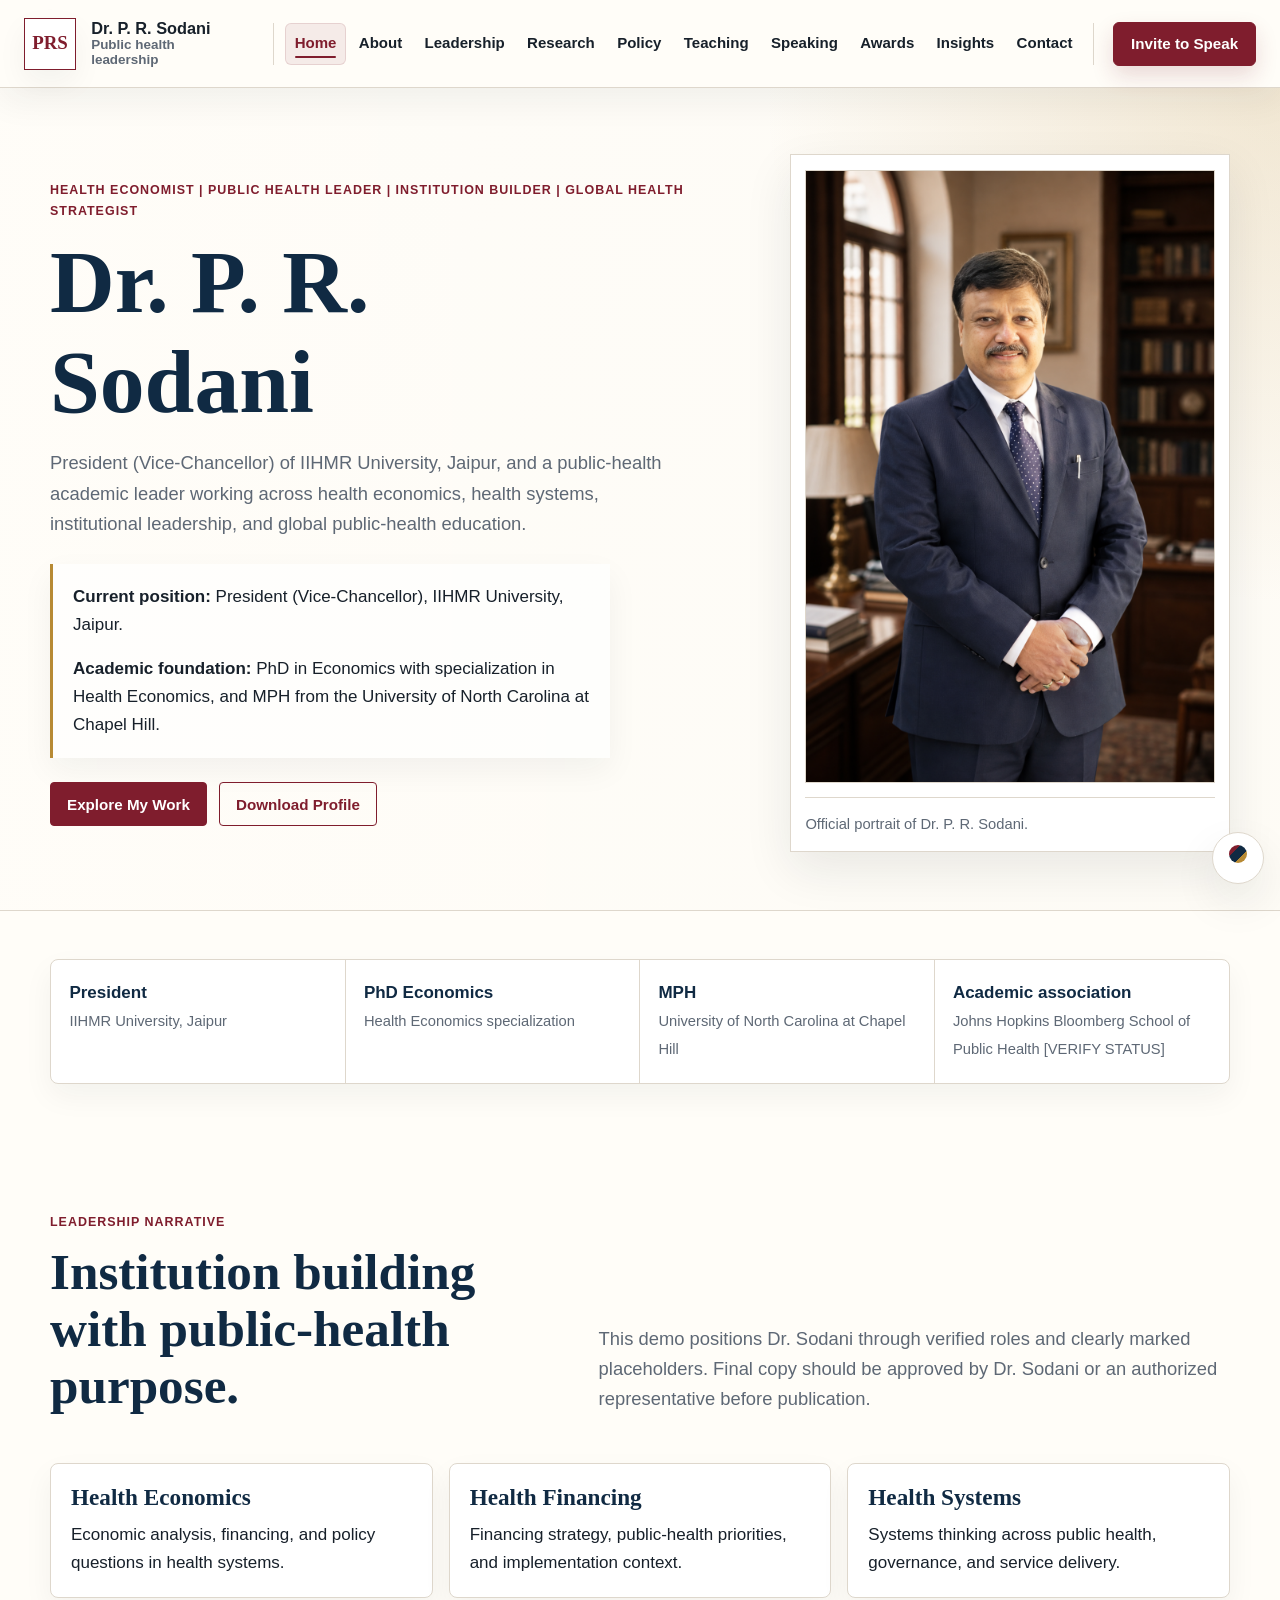
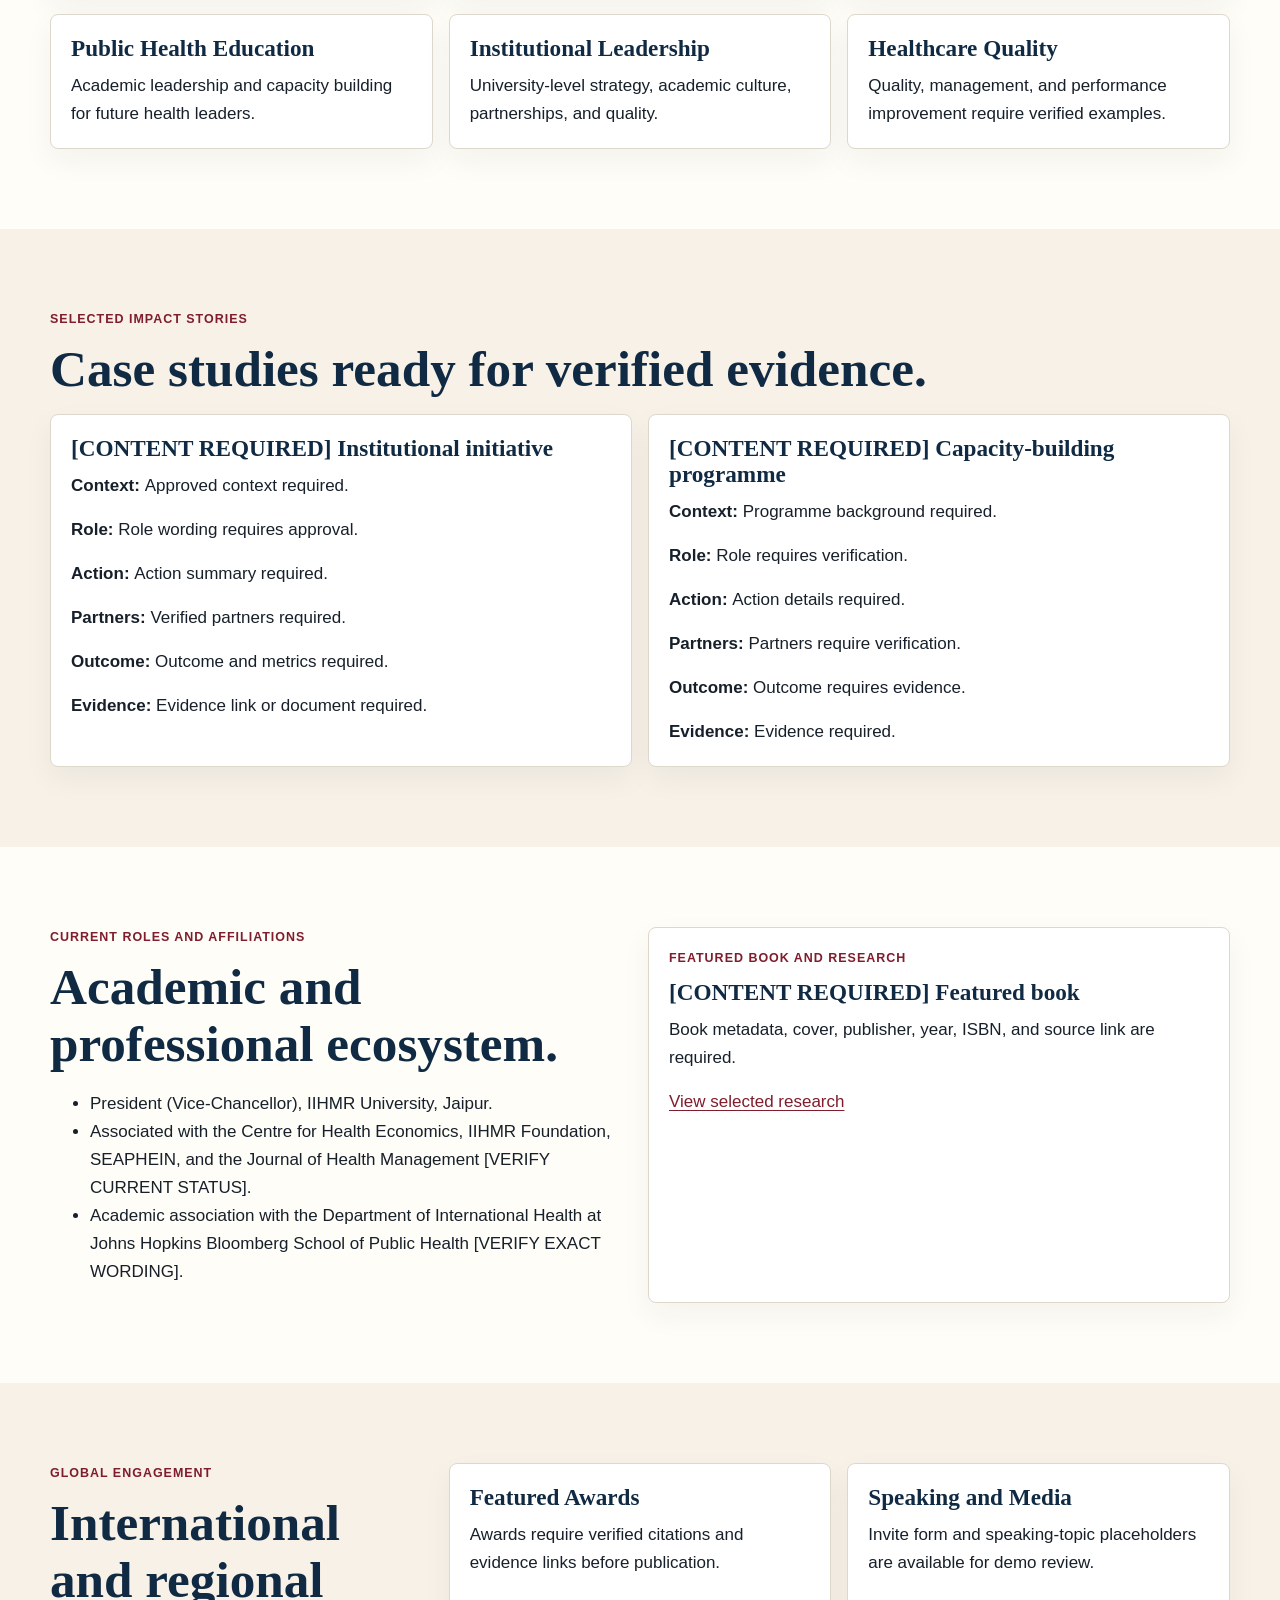
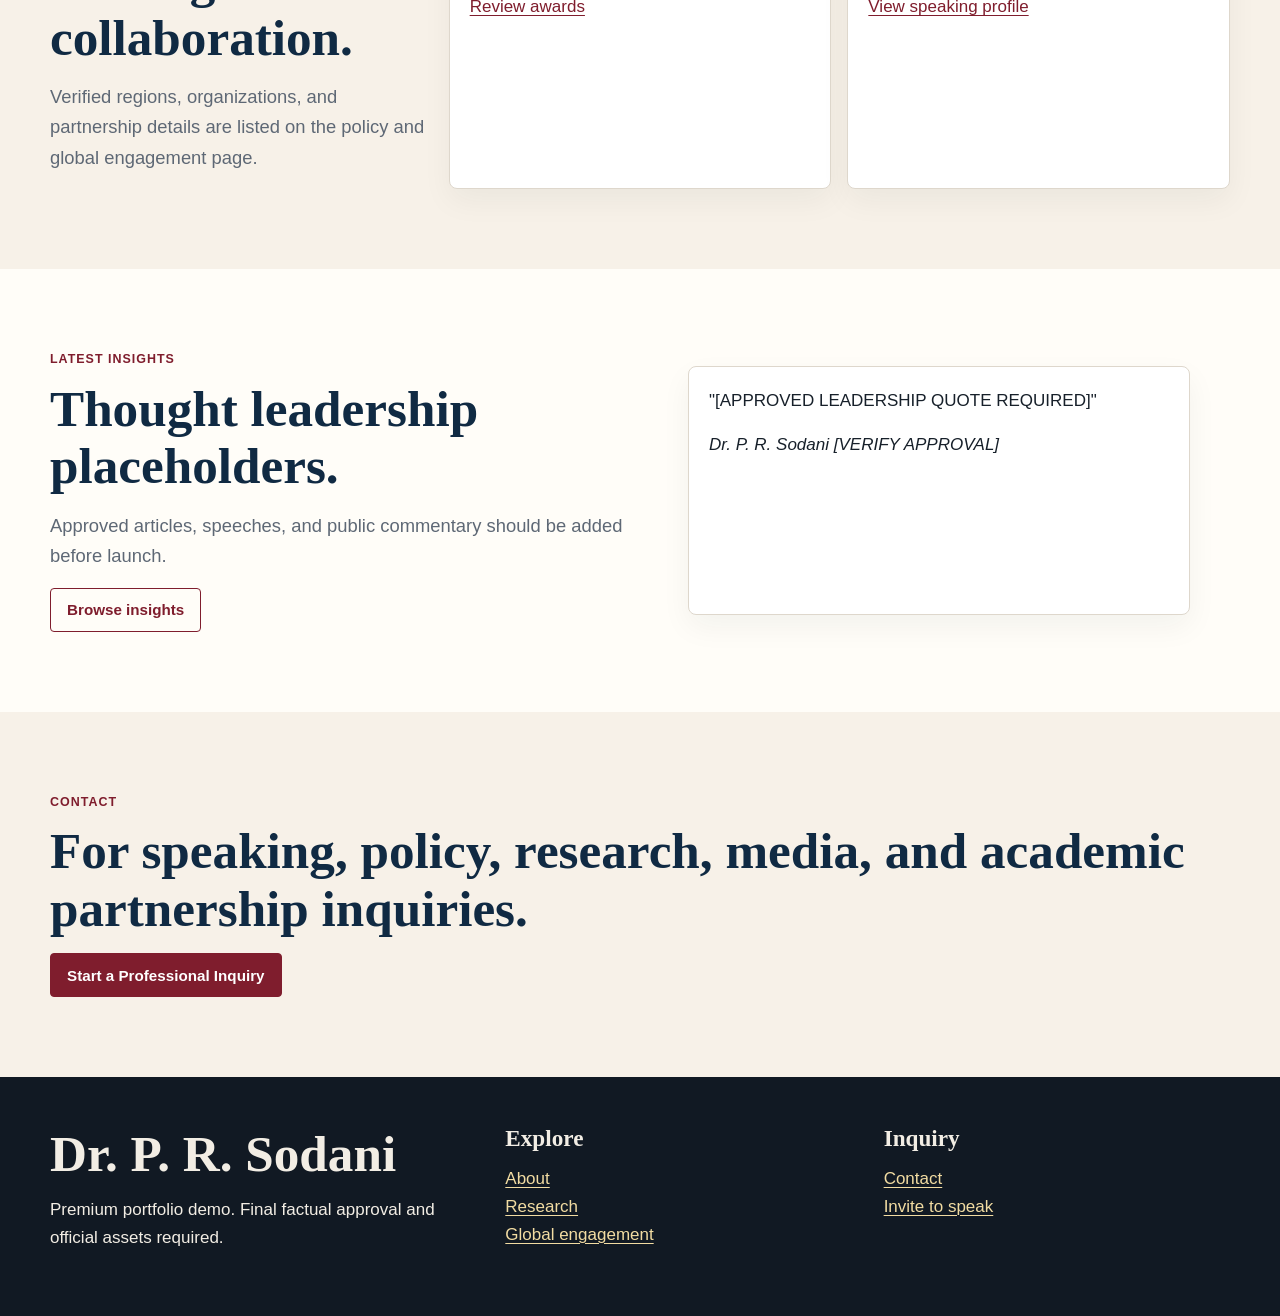
<file: index.html>
<!doctype html>
<html lang="en" data-theme="presidential-burgundy">
<head>
  <meta charset="utf-8">
  <meta name="viewport" content="width=device-width, initial-scale=1">
  <script>(function(){var key="pr-sodani-theme";var themes={"presidential-burgundy":1,"global-academic-blue":1,"heritage-emerald":1};try{var saved=localStorage.getItem(key);document.documentElement.setAttribute("data-theme",themes[saved]?saved:"presidential-burgundy");}catch(e){document.documentElement.setAttribute("data-theme","presidential-burgundy");}}());</script>
  <title>Dr. P. R. Sodani | Health Economist and Public Health Leader</title>
  <meta name="description" content="Portfolio demo for Dr. P. R. Sodani, President of IIHMR University, Jaipur, health economist, public-health leader, and institution builder.">
  <link rel="canonical" href="https://example.com/">
  <meta property="og:title" content="Dr. P. R. Sodani">
  <meta property="og:description" content="Health Economist | Public Health Leader | Institution Builder | Global Health Strategist">
  <meta property="og:type" content="website">
  <meta property="og:image" content="https://example.com/assets/images/dr-pr-sodani-portrait.png">
  <meta name="twitter:card" content="summary_large_image">
  <link rel="icon" href="assets/images/portrait-placeholder.svg">
  <link rel="stylesheet" href="assets/css/themes.css">
  <link rel="stylesheet" href="assets/css/styles.css">
  <script type="application/ld+json">
  {"@context":"https://schema.org","@type":"Person","name":"Dr. P. R. Sodani","jobTitle":"President (Vice-Chancellor), IIHMR University, Jaipur","description":"Health economist and public-health academic leader.","affiliation":[{"@type":"Organization","name":"IIHMR University, Jaipur"},{"@type":"Organization","name":"IIHMR Foundation"}],"alumniOf":[{"@type":"CollegeOrUniversity","name":"University of North Carolina at Chapel Hill"}]}
  </script>
</head>
<body>
  <a class="skip-link" href="#main">Skip to main content</a>
  <header class="site-header">
    <nav class="nav-wrap" aria-label="Primary navigation">
      <a class="brand" href="index.html"><span class="brand-mark">PRS</span><span>Dr. P. R. Sodani<small>Public health leadership</small></span></a>
      <button class="nav-toggle" type="button" data-menu-toggle aria-expanded="false" aria-controls="primary-menu" aria-label="Open menu">Menu</button>
      <ul class="nav-list" id="primary-menu" data-menu>
        <li><a aria-current="page" href="index.html">Home</a></li>
        <li><a href="about.html">About</a></li>
        <li><a href="leadership-impact.html">Leadership</a></li>
        <li><a href="research-publications.html">Research</a></li>
        <li><a href="policy-global-engagement.html">Policy</a></li>
        <li><a href="teaching-mentorship.html">Teaching</a></li>
        <li><a href="speaking-media.html">Speaking</a></li>
        <li><a href="awards-recognition.html">Awards</a></li>
        <li><a href="insights.html">Insights</a></li>
        <li><a href="gallery.html">Gallery</a></li>
        <li><a href="contact.html">Contact</a></li>
      </ul>
      <a class="button" href="speaking-media.html#invite">Invite to Speak</a>
    </nav>
  </header>
  <main id="main">
    <section class="hero">
      <div class="container hero-grid">
        <div class="hero-copy">
          <p class="eyebrow">Health Economist | Public Health Leader | Institution Builder | Global Health Strategist</p>
          <h1 class="hero-title">Dr. P. R. Sodani</h1>
          <p class="lead">President (Vice-Chancellor) of IIHMR University, Jaipur, and a public-health academic leader working across health economics, health systems, institutional leadership, and global public-health education.</p>
          <div class="hero-panel">
            <p><strong>Current position:</strong> President (Vice-Chancellor), IIHMR University, Jaipur.</p>
            <p><strong>Academic foundation:</strong> PhD in Economics with specialization in Health Economics, and MPH from the University of North Carolina at Chapel Hill.</p>
          </div>
          <div class="hero-actions">
            <a class="button" href="leadership-impact.html">Explore My Work</a>
            <a class="button secondary" href="assets/downloads/official-profile-placeholder.txt" aria-label="Download profile placeholder">Download Profile</a>
          </div>
        </div>
        <figure class="portrait-frame">
          <img src="assets/images/dr-pr-sodani-portrait.png" width="1024" height="1536" alt="Portrait of Dr. P. R. Sodani in a navy suit">
          <figcaption class="portrait-note">Official portrait of Dr. P. R. Sodani.</figcaption>
        </figure>
      </div>
    </section>
    <section class="section compact">
      <div class="container">
        <div class="strip" aria-label="Verified profile highlights">
          <div class="strip-item"><strong>President</strong><span>IIHMR University, Jaipur</span></div>
          <div class="strip-item"><strong>PhD Economics</strong><span>Health Economics specialization</span></div>
          <div class="strip-item"><strong>MPH</strong><span>University of North Carolina at Chapel Hill</span></div>
          <div class="strip-item"><strong>Academic association</strong><span>Johns Hopkins Bloomberg School of Public Health [VERIFY STATUS]</span></div>
        </div>
      </div>
    </section>
    <section class="section">
      <div class="container section-heading">
        <div><p class="eyebrow">Leadership Narrative</p><h2>Institution building with public-health purpose.</h2></div>
        <p class="lead">This demo positions Dr. Sodani through verified roles and clearly marked placeholders. Final copy should be approved by Dr. Sodani or an authorized representative before publication.</p>
      </div>
      <div class="container grid three">
        <article class="card reveal"><h3>Health Economics</h3><p>Economic analysis, financing, and policy questions in health systems.</p></article>
        <article class="card reveal"><h3>Health Financing</h3><p>Financing strategy, public-health priorities, and implementation context.</p></article>
        <article class="card reveal"><h3>Health Systems</h3><p>Systems thinking across public health, governance, and service delivery.</p></article>
        <article class="card reveal"><h3>Public Health Education</h3><p>Academic leadership and capacity building for future health leaders.</p></article>
        <article class="card reveal"><h3>Institutional Leadership</h3><p>University-level strategy, academic culture, partnerships, and quality.</p></article>
        <article class="card reveal"><h3>Healthcare Quality</h3><p>Quality, management, and performance improvement require verified examples.</p></article>
      </div>
    </section>
    <section class="section alt" data-impact>
      <div class="container">
        <p class="eyebrow">Selected Impact Stories</p>
        <h2>Case studies ready for verified evidence.</h2>
        <div class="grid two" data-impact-list></div>
      </div>
    </section>
    <section class="section">
      <div class="container grid two">
        <div>
          <p class="eyebrow">Current Roles and Affiliations</p>
          <h2>Academic and professional ecosystem.</h2>
          <ul>
            <li>President (Vice-Chancellor), IIHMR University, Jaipur.</li>
            <li>Associated with the Centre for Health Economics, IIHMR Foundation, SEAPHEIN, and the Journal of Health Management [VERIFY CURRENT STATUS].</li>
            <li>Academic association with the Department of International Health at Johns Hopkins Bloomberg School of Public Health [VERIFY EXACT WORDING].</li>
          </ul>
        </div>
        <div class="card">
          <p class="eyebrow">Featured Book and Research</p>
          <h3>[CONTENT REQUIRED] Featured book</h3>
          <p>Book metadata, cover, publisher, year, ISBN, and source link are required.</p>
          <a href="research-publications.html">View selected research</a>
        </div>
      </div>
    </section>
    <section class="section alt">
      <div class="container grid three">
        <article><p class="eyebrow">Global Engagement</p><h2>International and regional collaboration.</h2><p class="lead">Verified regions, organizations, and partnership details are listed on the policy and global engagement page.</p></article>
        <article class="card"><h3>Featured Awards</h3><p>Awards require verified citations and evidence links before publication.</p><a href="awards-recognition.html">Review awards</a></article>
        <article class="card"><h3>Speaking and Media</h3><p>Invite form and speaking-topic placeholders are available for demo review.</p><a href="speaking-media.html">View speaking profile</a></article>
      </div>
    </section>
    <section class="section">
      <div class="container grid two">
        <div>
          <p class="eyebrow">Latest Insights</p>
          <h2>Thought leadership placeholders.</h2>
          <p class="lead">Approved articles, speeches, and public commentary should be added before launch.</p>
          <a class="button secondary" href="insights.html">Browse insights</a>
        </div>
        <blockquote class="card">
          <p>"[APPROVED LEADERSHIP QUOTE REQUIRED]"</p>
          <cite>Dr. P. R. Sodani [VERIFY APPROVAL]</cite>
        </blockquote>
      </div>
    </section>
    <section class="section alt">
      <div class="container">
        <p class="eyebrow">Contact</p>
        <h2>For speaking, policy, research, media, and academic partnership inquiries.</h2>
        <a class="button" href="contact.html">Start a Professional Inquiry</a>
      </div>
    </section>
  </main>
  <footer class="footer">
    <div class="container footer-grid">
      <div><h2>Dr. P. R. Sodani</h2><p>Premium portfolio demo. Final factual approval and official assets required.</p></div>
      <div><h3>Explore</h3><p><a href="about.html">About</a><br><a href="research-publications.html">Research</a><br><a href="policy-global-engagement.html">Global engagement</a></p></div>
      <div><h3>Inquiry</h3><p><a href="contact.html">Contact</a><br><a href="speaking-media.html#invite">Invite to speak</a></p></div>
    </div>
  </footer>
  <script src="assets/js/theme-switcher.js" defer></script>
  <script src="assets/js/main.js" defer></script>
</body>
</html>
</file>
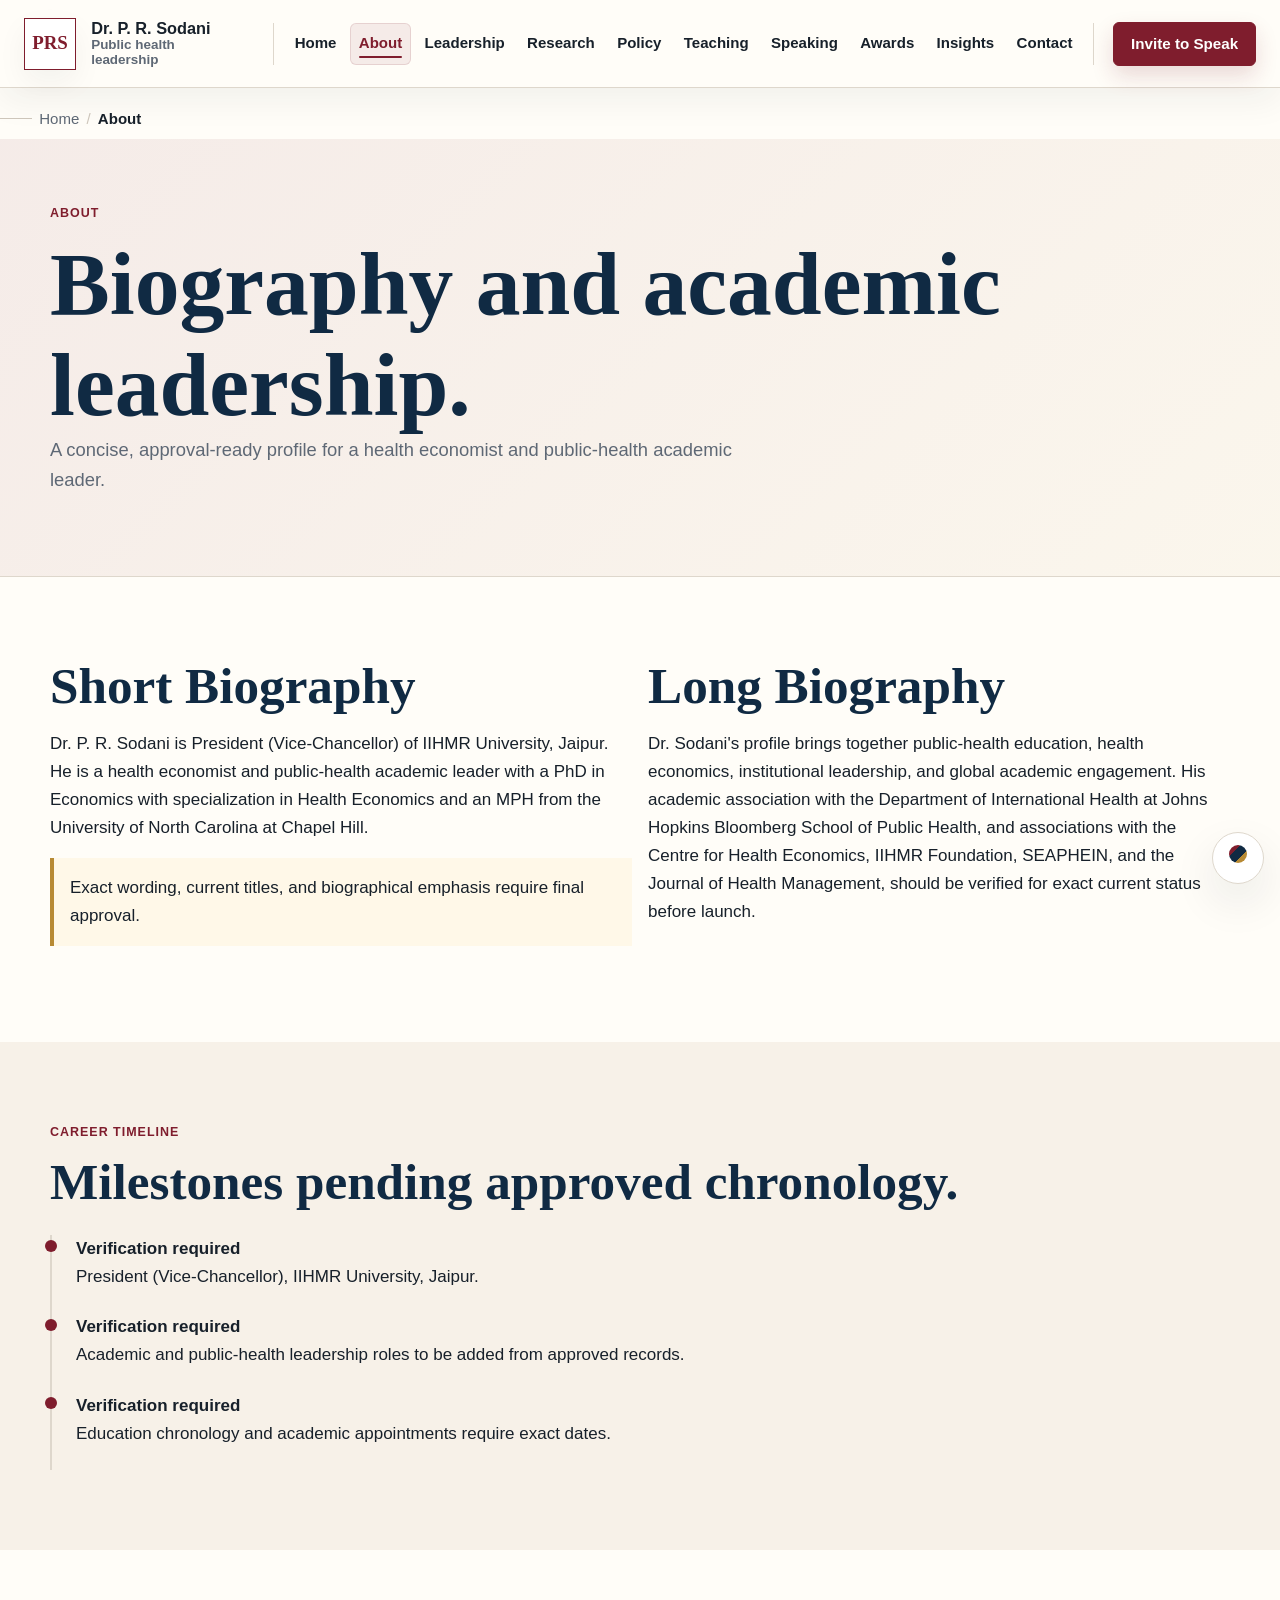
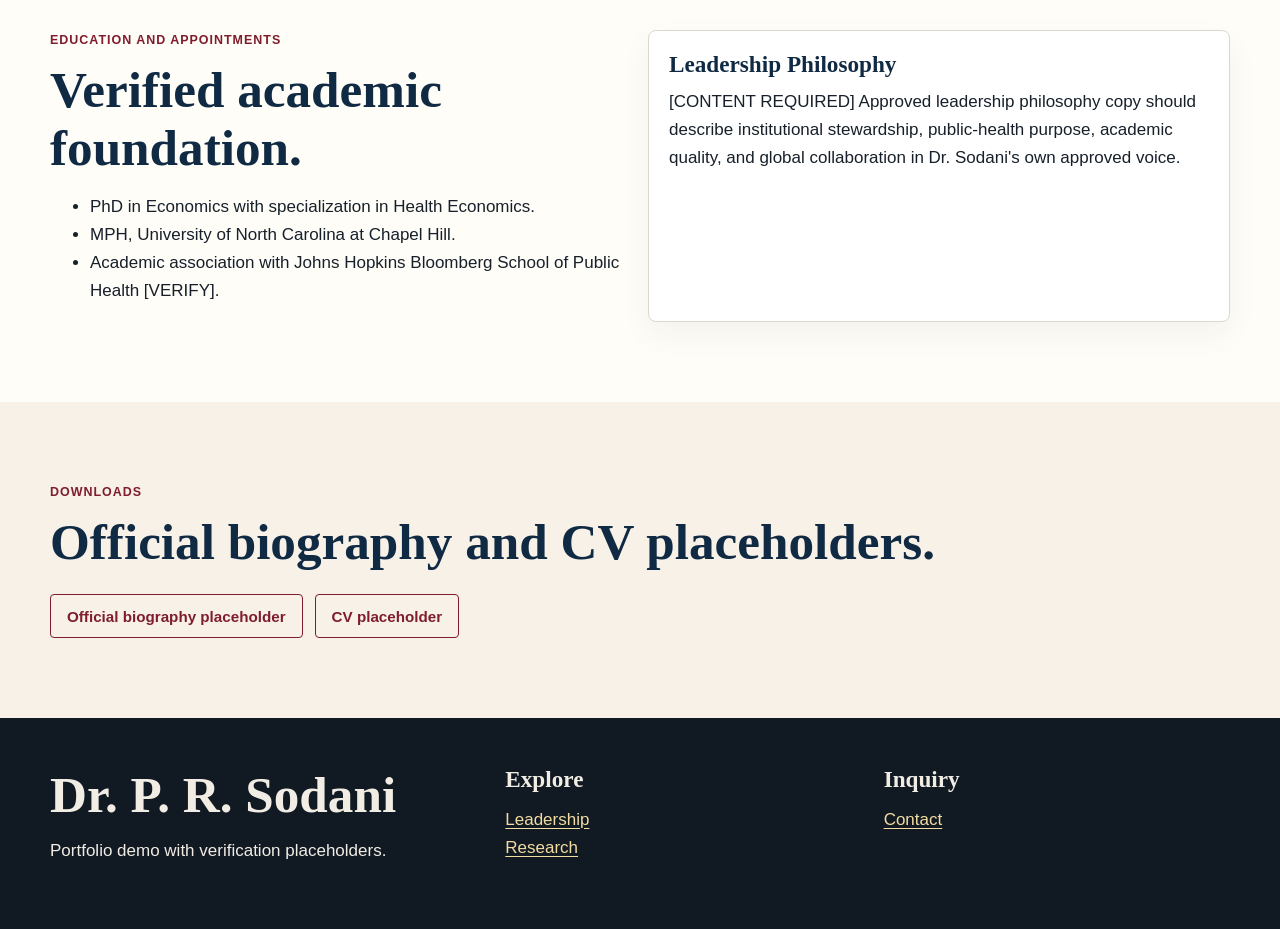
<file: about.html>
<!doctype html><html lang="en" data-theme="presidential-burgundy"><head><meta charset="utf-8"><meta name="viewport" content="width=device-width, initial-scale=1"><script>(function(){var key="pr-sodani-theme";var themes={"presidential-burgundy":1,"global-academic-blue":1,"heritage-emerald":1};try{var saved=localStorage.getItem(key);document.documentElement.setAttribute("data-theme",themes[saved]?saved:"presidential-burgundy");}catch(e){document.documentElement.setAttribute("data-theme","presidential-burgundy");}}());</script><title>About | Dr. P. R. Sodani</title><meta name="description" content="Biography, education, academic appointments, and leadership philosophy for Dr. P. R. Sodani."><link rel="canonical" href="https://example.com/about"><meta property="og:title" content="About Dr. P. R. Sodani"><meta property="og:description" content="Biography and leadership profile."><meta name="twitter:card" content="summary"><link rel="icon" href="assets/images/portrait-placeholder.svg"><link rel="stylesheet" href="assets/css/themes.css"><link rel="stylesheet" href="assets/css/styles.css"><script type="application/ld+json">{"@context":"https://schema.org","@type":"Person","name":"Dr. P. R. Sodani","jobTitle":"President (Vice-Chancellor), IIHMR University, Jaipur","alumniOf":[{"@type":"CollegeOrUniversity","name":"University of North Carolina at Chapel Hill"}]}</script><script type="application/ld+json">{"@context":"https://schema.org","@type":"BreadcrumbList","itemListElement":[{"@type":"ListItem","position":1,"name":"Home","item":"https://example.com/"},{"@type":"ListItem","position":2,"name":"About","item":"https://example.com/about"}]}</script></head><body><a class="skip-link" href="#main">Skip to main content</a><header class="site-header"><nav class="nav-wrap" aria-label="Primary navigation"><a class="brand" href="index.html"><span class="brand-mark">PRS</span><span>Dr. P. R. Sodani<small>Public health leadership</small></span></a><button class="nav-toggle" type="button" data-menu-toggle aria-expanded="false" aria-controls="primary-menu" aria-label="Open menu">Menu</button><ul class="nav-list" id="primary-menu" data-menu><li><a href="index.html">Home</a></li><li><a aria-current="page" href="about.html">About</a></li><li><a href="leadership-impact.html">Leadership</a></li><li><a href="research-publications.html">Research</a></li><li><a href="policy-global-engagement.html">Policy</a></li><li><a href="teaching-mentorship.html">Teaching</a></li><li><a href="speaking-media.html">Speaking</a></li><li><a href="awards-recognition.html">Awards</a></li><li><a href="insights.html">Insights</a></li><li><a href="gallery.html">Gallery</a></li><li><a href="contact.html">Contact</a></li></ul><a class="button" href="speaking-media.html#invite">Invite to Speak</a></nav></header><main id="main"><div class="container breadcrumbs"><a href="index.html">Home</a> / About</div><section class="page-hero"><div class="container"><p class="eyebrow">About</p><h1>Biography and academic leadership.</h1><p class="lead">A concise, approval-ready profile for a health economist and public-health academic leader.</p></div></section><section class="section"><div class="container grid two"><article><h2>Short Biography</h2><p>Dr. P. R. Sodani is President (Vice-Chancellor) of IIHMR University, Jaipur. He is a health economist and public-health academic leader with a PhD in Economics with specialization in Health Economics and an MPH from the University of North Carolina at Chapel Hill.</p><p class="notice">Exact wording, current titles, and biographical emphasis require final approval.</p></article><article><h2>Long Biography</h2><p>Dr. Sodani's profile brings together public-health education, health economics, institutional leadership, and global academic engagement. His academic association with the Department of International Health at Johns Hopkins Bloomberg School of Public Health, and associations with the Centre for Health Economics, IIHMR Foundation, SEAPHEIN, and the Journal of Health Management, should be verified for exact current status before launch.</p></article></div></section><section class="section alt"><div class="container"><p class="eyebrow">Career Timeline</p><h2>Milestones pending approved chronology.</h2><ol class="timeline"><li><strong>Verification required</strong><br>President (Vice-Chancellor), IIHMR University, Jaipur.</li><li><strong>Verification required</strong><br>Academic and public-health leadership roles to be added from approved records.</li><li><strong>Verification required</strong><br>Education chronology and academic appointments require exact dates.</li></ol></div></section><section class="section"><div class="container grid two"><div><p class="eyebrow">Education and Appointments</p><h2>Verified academic foundation.</h2><ul><li>PhD in Economics with specialization in Health Economics.</li><li>MPH, University of North Carolina at Chapel Hill.</li><li>Academic association with Johns Hopkins Bloomberg School of Public Health [VERIFY].</li></ul></div><div class="card"><h3>Leadership Philosophy</h3><p>[CONTENT REQUIRED] Approved leadership philosophy copy should describe institutional stewardship, public-health purpose, academic quality, and global collaboration in Dr. Sodani's own approved voice.</p></div></div></section><section class="section alt"><div class="container"><p class="eyebrow">Downloads</p><h2>Official biography and CV placeholders.</h2><div class="inline-actions"><a class="button secondary" href="assets/downloads/official-biography-placeholder.txt">Official biography placeholder</a><a class="button secondary" href="assets/downloads/cv-placeholder.txt">CV placeholder</a></div></div></section></main><footer class="footer"><div class="container footer-grid"><div><h2>Dr. P. R. Sodani</h2><p>Portfolio demo with verification placeholders.</p></div><div><h3>Explore</h3><p><a href="leadership-impact.html">Leadership</a><br><a href="research-publications.html">Research</a></p></div><div><h3>Inquiry</h3><p><a href="contact.html">Contact</a></p></div></div></footer><script src="assets/js/theme-switcher.js" defer></script><script src="assets/js/main.js" defer></script></body></html>
</file>
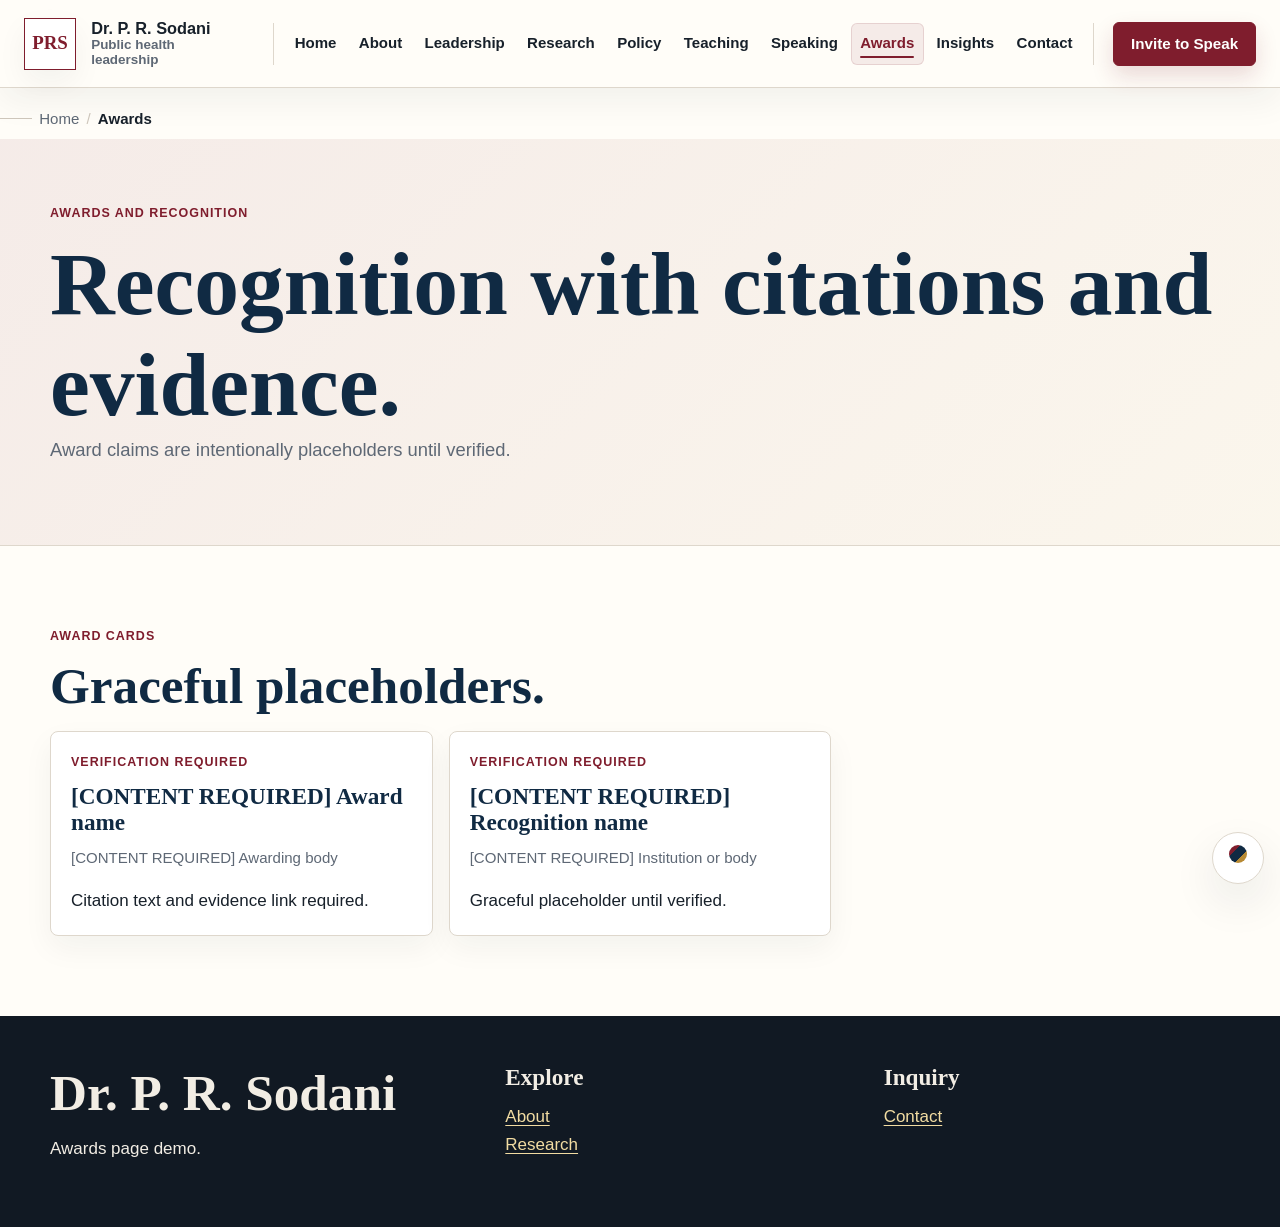
<file: awards-recognition.html>
<!doctype html><html lang="en" data-theme="presidential-burgundy"><head><meta charset="utf-8"><meta name="viewport" content="width=device-width, initial-scale=1"><script>(function(){var key="pr-sodani-theme";var themes={"presidential-burgundy":1,"global-academic-blue":1,"heritage-emerald":1};try{var saved=localStorage.getItem(key);document.documentElement.setAttribute("data-theme",themes[saved]?saved:"presidential-burgundy");}catch(e){document.documentElement.setAttribute("data-theme","presidential-burgundy");}}());</script><title>Awards and Recognition | Dr. P. R. Sodani</title><meta name="description" content="Awards and recognition placeholders requiring verified citations and evidence links."><link rel="canonical" href="https://example.com/awards-recognition"><meta name="twitter:card" content="summary"><link rel="icon" href="assets/images/portrait-placeholder.svg"><link rel="stylesheet" href="assets/css/themes.css"><link rel="stylesheet" href="assets/css/styles.css"><script type="application/ld+json">{"@context":"https://schema.org","@type":"BreadcrumbList","itemListElement":[{"@type":"ListItem","position":1,"name":"Home","item":"https://example.com/"},{"@type":"ListItem","position":2,"name":"Awards and Recognition","item":"https://example.com/awards-recognition"}]}</script></head><body><a class="skip-link" href="#main">Skip to main content</a><header class="site-header"><nav class="nav-wrap" aria-label="Primary navigation"><a class="brand" href="index.html"><span class="brand-mark">PRS</span><span>Dr. P. R. Sodani<small>Public health leadership</small></span></a><button class="nav-toggle" type="button" data-menu-toggle aria-expanded="false" aria-controls="primary-menu" aria-label="Open menu">Menu</button><ul class="nav-list" id="primary-menu" data-menu><li><a href="index.html">Home</a></li><li><a href="about.html">About</a></li><li><a href="leadership-impact.html">Leadership</a></li><li><a href="research-publications.html">Research</a></li><li><a href="policy-global-engagement.html">Policy</a></li><li><a href="teaching-mentorship.html">Teaching</a></li><li><a href="speaking-media.html">Speaking</a></li><li><a aria-current="page" href="awards-recognition.html">Awards</a></li><li><a href="insights.html">Insights</a></li><li><a href="gallery.html">Gallery</a></li><li><a href="contact.html">Contact</a></li></ul><a class="button" href="speaking-media.html#invite">Invite to Speak</a></nav></header><main id="main"><div class="container breadcrumbs"><a href="index.html">Home</a> / Awards</div><section class="page-hero"><div class="container"><p class="eyebrow">Awards and Recognition</p><h1>Recognition with citations and evidence.</h1><p class="lead">Award claims are intentionally placeholders until verified.</p></div></section><section class="section" data-awards><div class="container"><p class="eyebrow">Award Cards</p><h2>Graceful placeholders.</h2><div class="grid three" data-awards-list></div></div></section></main><footer class="footer"><div class="container footer-grid"><div><h2>Dr. P. R. Sodani</h2><p>Awards page demo.</p></div><div><h3>Explore</h3><p><a href="about.html">About</a><br><a href="research-publications.html">Research</a></p></div><div><h3>Inquiry</h3><p><a href="contact.html">Contact</a></p></div></div></footer><script src="assets/js/theme-switcher.js" defer></script><script src="assets/js/main.js" defer></script></body></html>
</file>
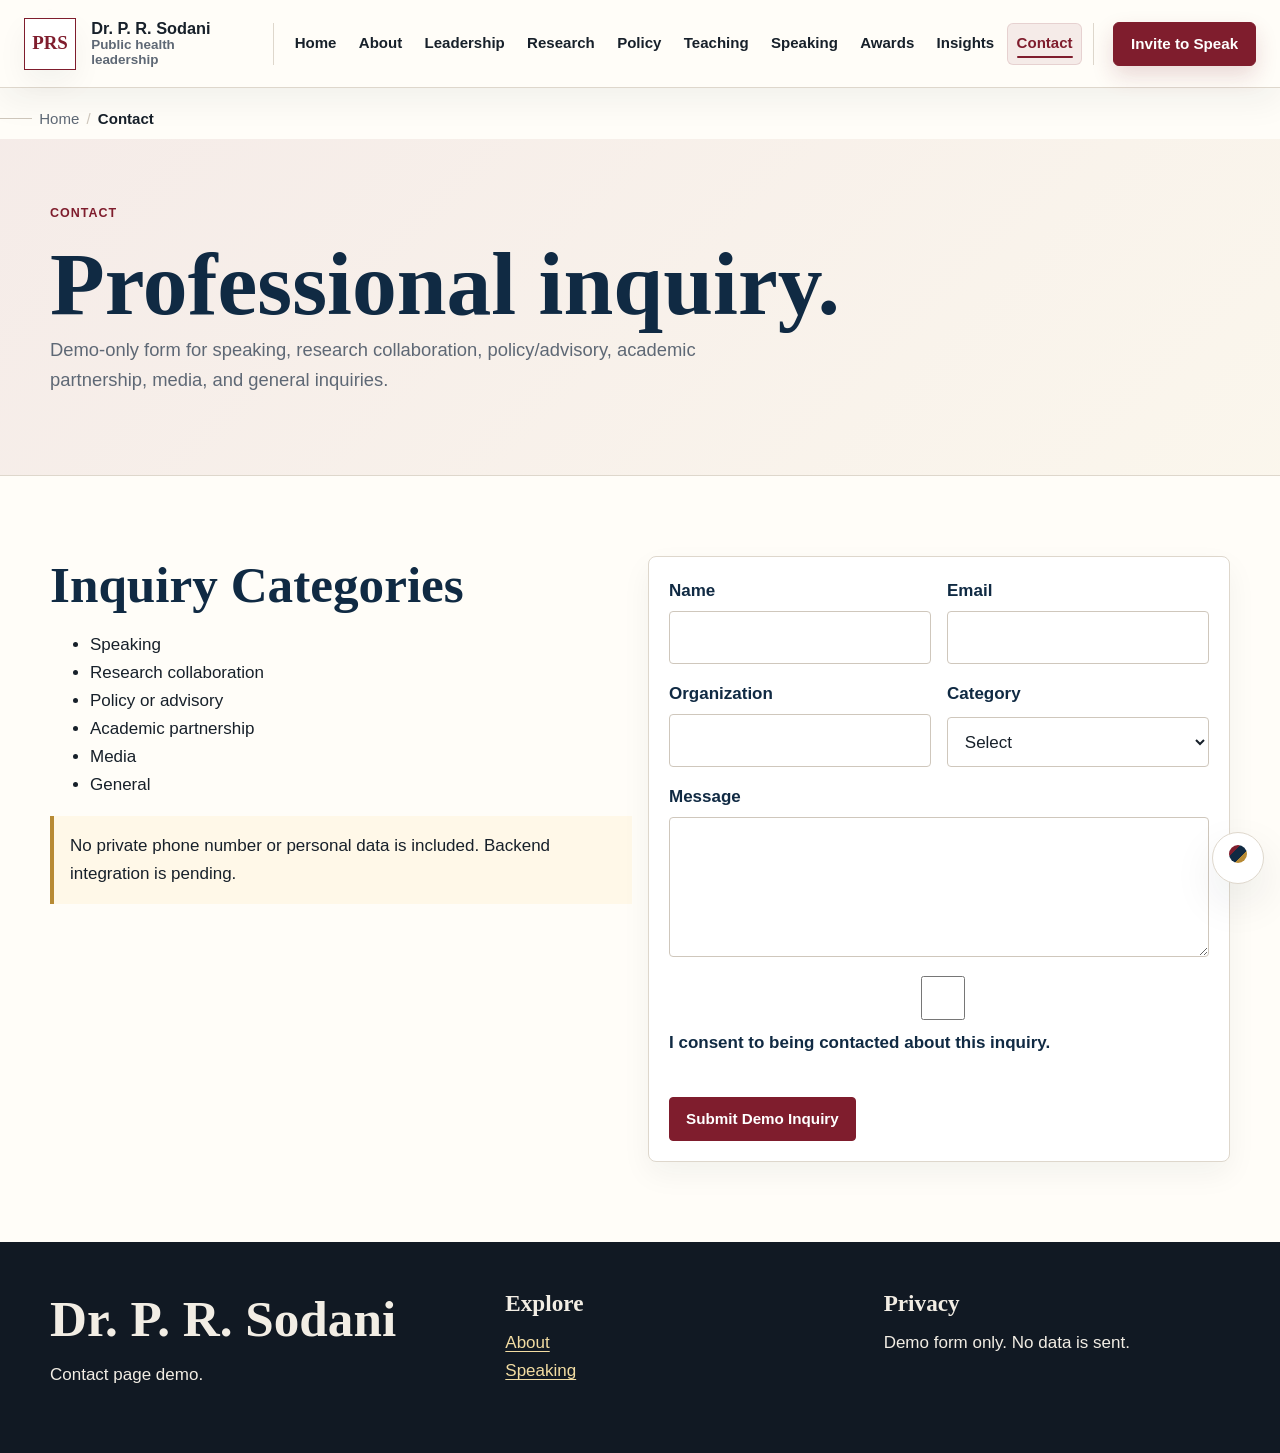
<file: contact.html>
<!doctype html><html lang="en" data-theme="presidential-burgundy"><head><meta charset="utf-8"><meta name="viewport" content="width=device-width, initial-scale=1"><script>(function(){var key="pr-sodani-theme";var themes={"presidential-burgundy":1,"global-academic-blue":1,"heritage-emerald":1};try{var saved=localStorage.getItem(key);document.documentElement.setAttribute("data-theme",themes[saved]?saved:"presidential-burgundy");}catch(e){document.documentElement.setAttribute("data-theme","presidential-burgundy");}}());</script><title>Contact | Dr. P. R. Sodani</title><meta name="description" content="Professional inquiry form for speaking, research collaboration, policy, academic partnership, media, and general inquiries."><link rel="canonical" href="https://example.com/contact"><meta name="twitter:card" content="summary"><link rel="icon" href="assets/images/portrait-placeholder.svg"><link rel="stylesheet" href="assets/css/themes.css"><link rel="stylesheet" href="assets/css/styles.css"><script type="application/ld+json">{"@context":"https://schema.org","@type":"BreadcrumbList","itemListElement":[{"@type":"ListItem","position":1,"name":"Home","item":"https://example.com/"},{"@type":"ListItem","position":2,"name":"Contact","item":"https://example.com/contact"}]}</script></head><body><a class="skip-link" href="#main">Skip to main content</a><header class="site-header"><nav class="nav-wrap" aria-label="Primary navigation"><a class="brand" href="index.html"><span class="brand-mark">PRS</span><span>Dr. P. R. Sodani<small>Public health leadership</small></span></a><button class="nav-toggle" type="button" data-menu-toggle aria-expanded="false" aria-controls="primary-menu" aria-label="Open menu">Menu</button><ul class="nav-list" id="primary-menu" data-menu><li><a href="index.html">Home</a></li><li><a href="about.html">About</a></li><li><a href="leadership-impact.html">Leadership</a></li><li><a href="research-publications.html">Research</a></li><li><a href="policy-global-engagement.html">Policy</a></li><li><a href="teaching-mentorship.html">Teaching</a></li><li><a href="speaking-media.html">Speaking</a></li><li><a href="awards-recognition.html">Awards</a></li><li><a href="insights.html">Insights</a></li><li><a href="gallery.html">Gallery</a></li><li><a aria-current="page" href="contact.html">Contact</a></li></ul><a class="button" href="speaking-media.html#invite">Invite to Speak</a></nav></header><main id="main"><div class="container breadcrumbs"><a href="index.html">Home</a> / Contact</div><section class="page-hero"><div class="container"><p class="eyebrow">Contact</p><h1>Professional inquiry.</h1><p class="lead">Demo-only form for speaking, research collaboration, policy/advisory, academic partnership, media, and general inquiries.</p></div></section><section class="section"><div class="container grid two"><div><h2>Inquiry Categories</h2><ul><li>Speaking</li><li>Research collaboration</li><li>Policy or advisory</li><li>Academic partnership</li><li>Media</li><li>General</li></ul><div class="notice"><p>No private phone number or personal data is included. Backend integration is pending.</p></div></div><form class="card" data-demo-form novalidate><div class="form-grid"><div class="field"><label for="contact-name">Name</label><input id="contact-name" name="name" autocomplete="name" required></div><div class="field"><label for="contact-email">Email</label><input id="contact-email" name="email" type="email" autocomplete="email" required></div><div class="field"><label for="contact-org">Organization</label><input id="contact-org" name="organization"></div><div class="field"><label for="category">Category</label><select id="category" name="category" required><option value="">Select</option><option>Speaking</option><option>Research collaboration</option><option>Policy/advisory</option><option>Academic partnership</option><option>Media</option><option>General</option></select></div><div class="field full"><label for="contact-message">Message</label><textarea id="contact-message" name="message" required></textarea></div><div class="field full"><label><input type="checkbox" required> I consent to being contacted about this inquiry.</label></div><div class="honeypot"><label for="contact-website">Website</label><input id="contact-website" name="website" tabindex="-1" autocomplete="off"></div></div><p class="status" data-form-status role="status" aria-live="polite"></p><button class="button" type="submit">Submit Demo Inquiry</button></form></div></section></main><footer class="footer"><div class="container footer-grid"><div><h2>Dr. P. R. Sodani</h2><p>Contact page demo.</p></div><div><h3>Explore</h3><p><a href="about.html">About</a><br><a href="speaking-media.html">Speaking</a></p></div><div><h3>Privacy</h3><p>Demo form only. No data is sent.</p></div></div></footer><script src="assets/js/theme-switcher.js" defer></script><script src="assets/js/main.js" defer></script></body></html>
</file>
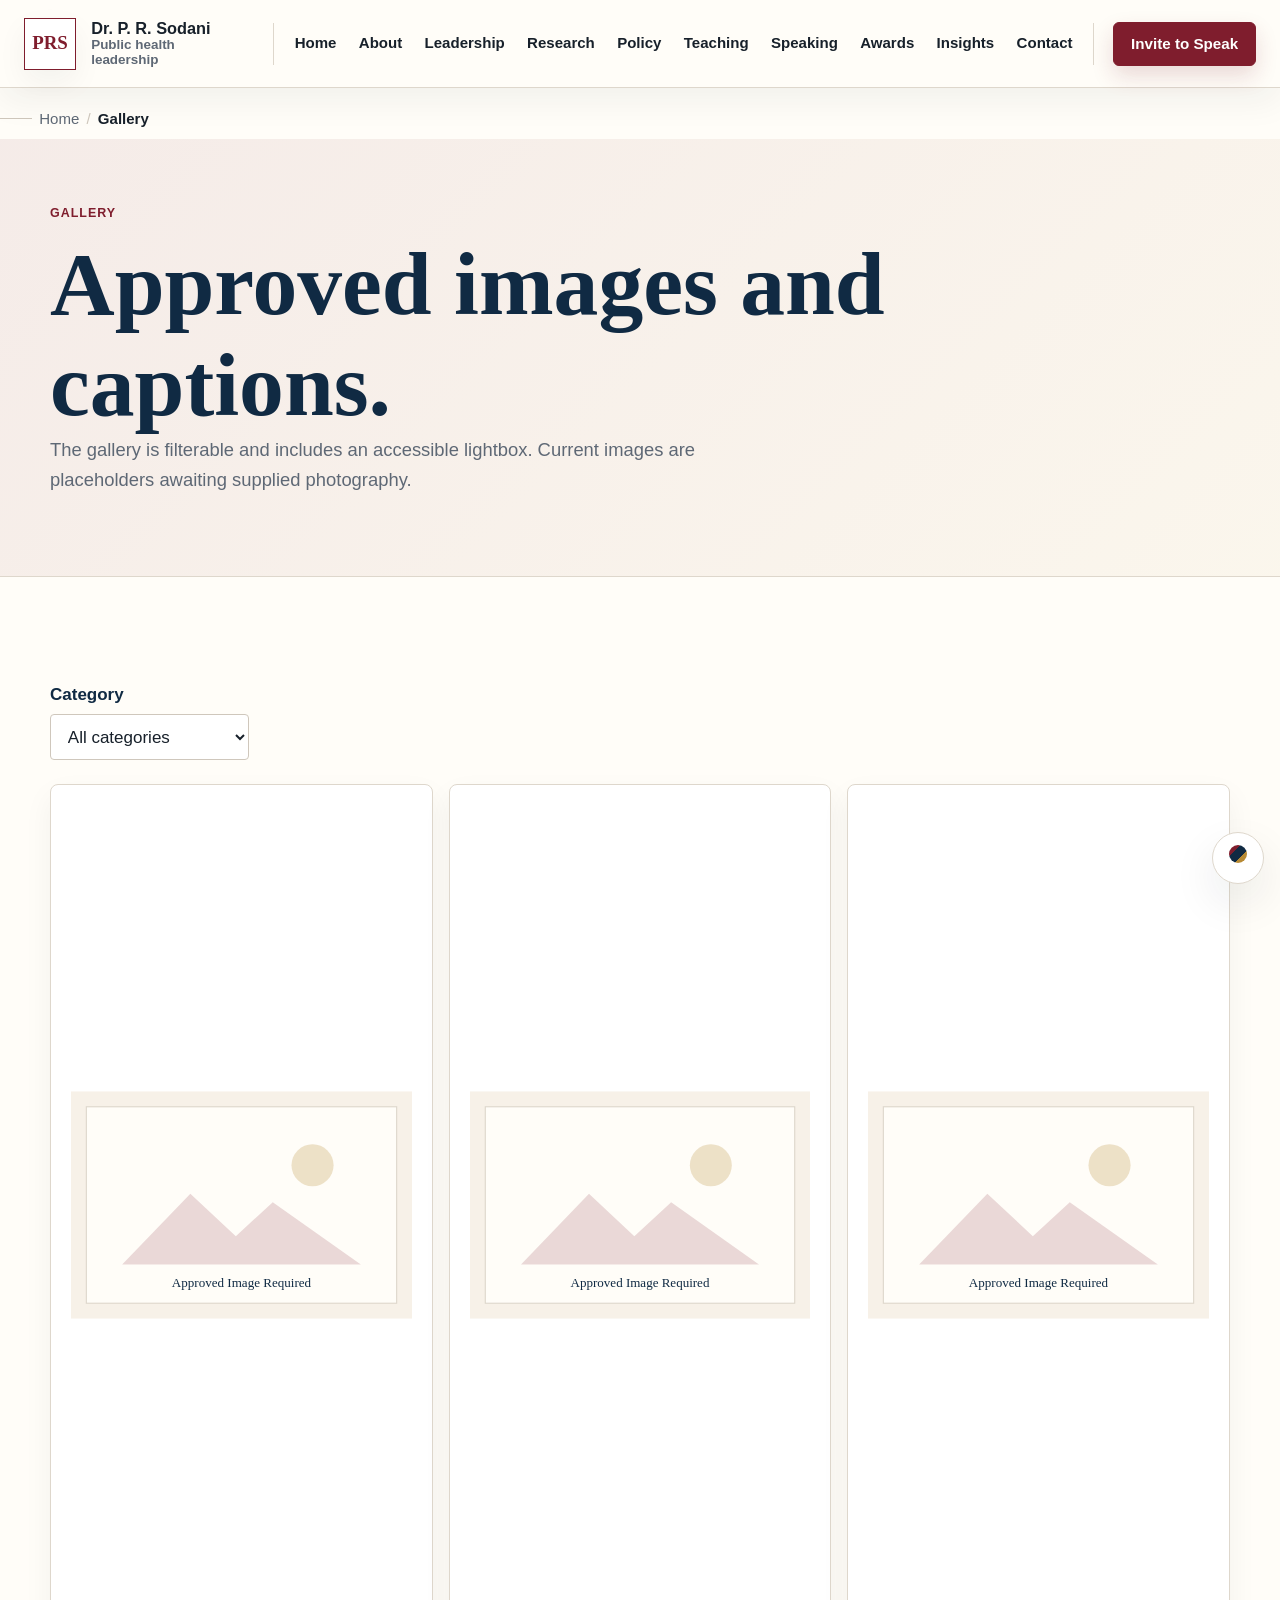
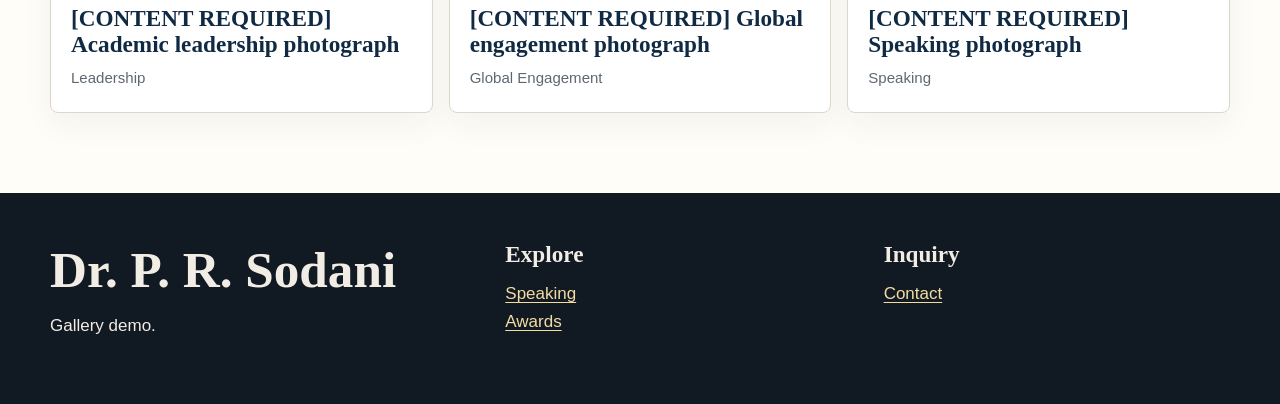
<file: gallery.html>
<!doctype html><html lang="en" data-theme="presidential-burgundy"><head><meta charset="utf-8"><meta name="viewport" content="width=device-width, initial-scale=1"><script>(function(){var key="pr-sodani-theme";var themes={"presidential-burgundy":1,"global-academic-blue":1,"heritage-emerald":1};try{var saved=localStorage.getItem(key);document.documentElement.setAttribute("data-theme",themes[saved]?saved:"presidential-burgundy");}catch(e){document.documentElement.setAttribute("data-theme","presidential-burgundy");}}());</script><title>Gallery | Dr. P. R. Sodani</title><meta name="description" content="Filterable gallery with accessible lightbox placeholders for approved photographs."><link rel="canonical" href="https://example.com/gallery"><meta name="twitter:card" content="summary"><link rel="icon" href="assets/images/portrait-placeholder.svg"><link rel="stylesheet" href="assets/css/themes.css"><link rel="stylesheet" href="assets/css/styles.css"><script type="application/ld+json">{"@context":"https://schema.org","@type":"BreadcrumbList","itemListElement":[{"@type":"ListItem","position":1,"name":"Home","item":"https://example.com/"},{"@type":"ListItem","position":2,"name":"Gallery","item":"https://example.com/gallery"}]}</script></head><body><a class="skip-link" href="#main">Skip to main content</a><header class="site-header"><nav class="nav-wrap" aria-label="Primary navigation"><a class="brand" href="index.html"><span class="brand-mark">PRS</span><span>Dr. P. R. Sodani<small>Public health leadership</small></span></a><button class="nav-toggle" type="button" data-menu-toggle aria-expanded="false" aria-controls="primary-menu" aria-label="Open menu">Menu</button><ul class="nav-list" id="primary-menu" data-menu><li><a href="index.html">Home</a></li><li><a href="about.html">About</a></li><li><a href="leadership-impact.html">Leadership</a></li><li><a href="research-publications.html">Research</a></li><li><a href="policy-global-engagement.html">Policy</a></li><li><a href="teaching-mentorship.html">Teaching</a></li><li><a href="speaking-media.html">Speaking</a></li><li><a href="awards-recognition.html">Awards</a></li><li><a href="insights.html">Insights</a></li><li><a aria-current="page" href="gallery.html">Gallery</a></li><li><a href="contact.html">Contact</a></li></ul><a class="button" href="speaking-media.html#invite">Invite to Speak</a></nav></header><main id="main"><div class="container breadcrumbs"><a href="index.html">Home</a> / Gallery</div><section class="page-hero"><div class="container"><p class="eyebrow">Gallery</p><h1>Approved images and captions.</h1><p class="lead">The gallery is filterable and includes an accessible lightbox. Current images are placeholders awaiting supplied photography.</p></div></section><section class="section" data-gallery><div class="container"><div class="filters"><div class="field"><label for="gallery-category">Category</label><select id="gallery-category" data-filter-category><option value="">All categories</option></select></div></div><div class="grid three" data-gallery-list></div></div></section><div class="lightbox" data-lightbox hidden role="dialog" aria-modal="true" aria-labelledby="lightbox-title"><div class="lightbox-panel"><div class="lightbox-top"><h2 id="lightbox-title" data-lightbox-title>Image</h2><button class="button ghost" type="button" data-lightbox-close>Close</button></div><img data-lightbox-img src="assets/images/gallery-placeholder.svg" width="1200" height="800" alt=""><p data-lightbox-caption></p></div></div></main><footer class="footer"><div class="container footer-grid"><div><h2>Dr. P. R. Sodani</h2><p>Gallery demo.</p></div><div><h3>Explore</h3><p><a href="speaking-media.html">Speaking</a><br><a href="awards-recognition.html">Awards</a></p></div><div><h3>Inquiry</h3><p><a href="contact.html">Contact</a></p></div></div></footer><script src="assets/js/theme-switcher.js" defer></script><script src="assets/js/main.js" defer></script></body></html>
</file>
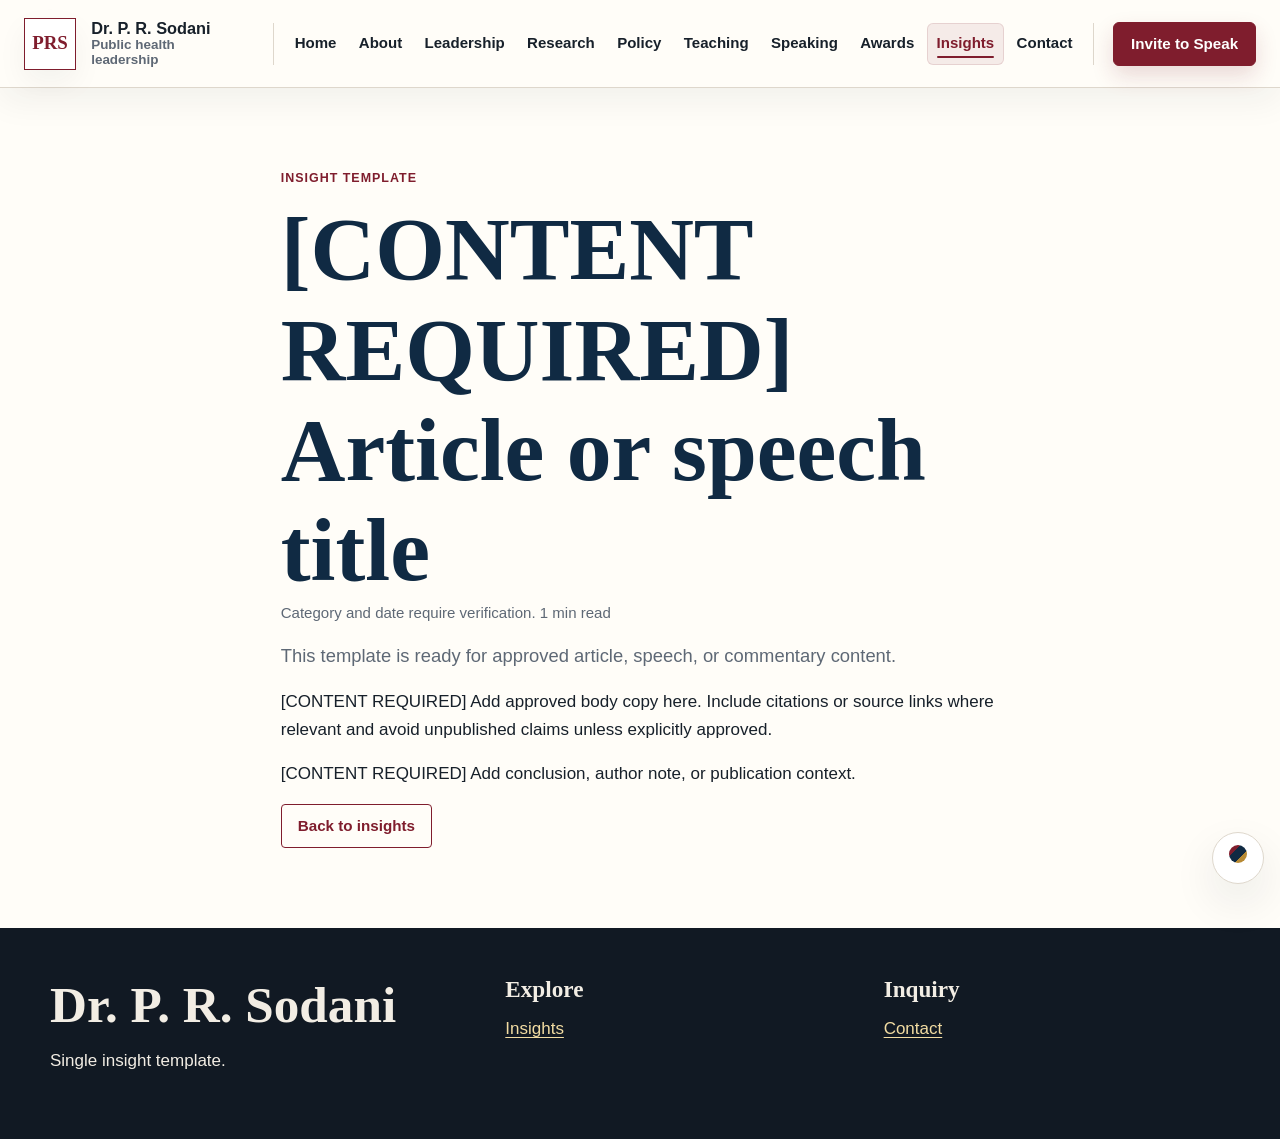
<file: insight-template.html>
<!doctype html><html lang="en" data-theme="presidential-burgundy"><head><meta charset="utf-8"><meta name="viewport" content="width=device-width, initial-scale=1"><script>(function(){var key="pr-sodani-theme";var themes={"presidential-burgundy":1,"global-academic-blue":1,"heritage-emerald":1};try{var saved=localStorage.getItem(key);document.documentElement.setAttribute("data-theme",themes[saved]?saved:"presidential-burgundy");}catch(e){document.documentElement.setAttribute("data-theme","presidential-burgundy");}}());</script><title>Insight Template | Dr. P. R. Sodani</title><meta name="description" content="Single insight template awaiting approved article or speech content."><link rel="canonical" href="https://example.com/insights/insight-template"><meta name="twitter:card" content="summary"><link rel="icon" href="assets/images/portrait-placeholder.svg"><link rel="stylesheet" href="assets/css/themes.css"><link rel="stylesheet" href="assets/css/styles.css"><script type="application/ld+json">{"@context":"https://schema.org","@type":"BreadcrumbList","itemListElement":[{"@type":"ListItem","position":1,"name":"Home","item":"https://example.com/"},{"@type":"ListItem","position":2,"name":"Insights","item":"https://example.com/insights"},{"@type":"ListItem","position":3,"name":"Insight Template","item":"https://example.com/insights/insight-template"}]}</script></head><body><a class="skip-link" href="#main">Skip to main content</a><header class="site-header"><nav class="nav-wrap" aria-label="Primary navigation"><a class="brand" href="index.html"><span class="brand-mark">PRS</span><span>Dr. P. R. Sodani<small>Public health leadership</small></span></a><button class="nav-toggle" type="button" data-menu-toggle aria-expanded="false" aria-controls="primary-menu" aria-label="Open menu">Menu</button><ul class="nav-list" id="primary-menu" data-menu><li><a href="index.html">Home</a></li><li><a href="about.html">About</a></li><li><a href="leadership-impact.html">Leadership</a></li><li><a href="research-publications.html">Research</a></li><li><a href="policy-global-engagement.html">Policy</a></li><li><a href="teaching-mentorship.html">Teaching</a></li><li><a href="speaking-media.html">Speaking</a></li><li><a href="awards-recognition.html">Awards</a></li><li><a aria-current="page" href="insights.html">Insights</a></li><li><a href="gallery.html">Gallery</a></li><li><a href="contact.html">Contact</a></li></ul><a class="button" href="speaking-media.html#invite">Invite to Speak</a></nav></header><main id="main"><article class="section"><div class="container narrow"><p class="eyebrow">Insight Template</p><h1>[CONTENT REQUIRED] Article or speech title</h1><p class="meta">Category and date require verification. <span data-reading-time></span></p><p class="lead">This template is ready for approved article, speech, or commentary content.</p><p>[CONTENT REQUIRED] Add approved body copy here. Include citations or source links where relevant and avoid unpublished claims unless explicitly approved.</p><p>[CONTENT REQUIRED] Add conclusion, author note, or publication context.</p><a class="button secondary" href="insights.html">Back to insights</a></div></article></main><footer class="footer"><div class="container footer-grid"><div><h2>Dr. P. R. Sodani</h2><p>Single insight template.</p></div><div><h3>Explore</h3><p><a href="insights.html">Insights</a></p></div><div><h3>Inquiry</h3><p><a href="contact.html">Contact</a></p></div></div></footer><script src="assets/js/theme-switcher.js" defer></script><script src="assets/js/main.js" defer></script></body></html>
</file>
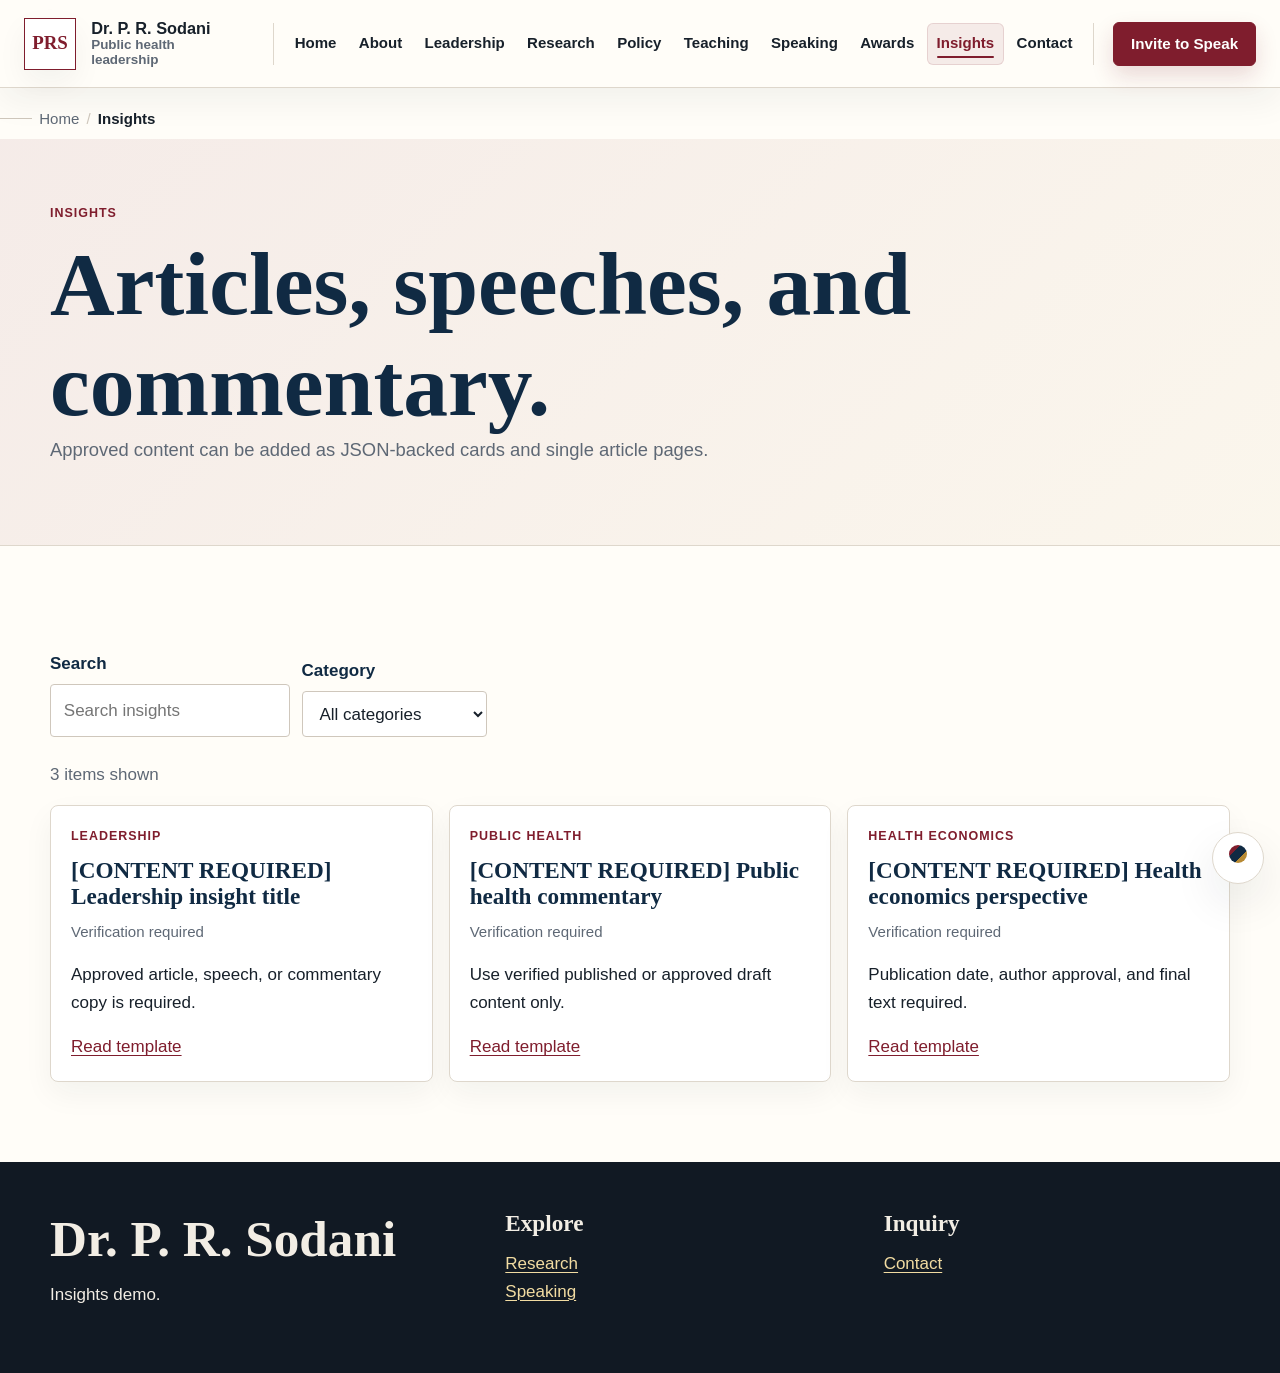
<file: insights.html>
<!doctype html><html lang="en" data-theme="presidential-burgundy"><head><meta charset="utf-8"><meta name="viewport" content="width=device-width, initial-scale=1"><script>(function(){var key="pr-sodani-theme";var themes={"presidential-burgundy":1,"global-academic-blue":1,"heritage-emerald":1};try{var saved=localStorage.getItem(key);document.documentElement.setAttribute("data-theme",themes[saved]?saved:"presidential-burgundy");}catch(e){document.documentElement.setAttribute("data-theme","presidential-burgundy");}}());</script><title>Insights | Dr. P. R. Sodani</title><meta name="description" content="Article, speech, and commentary placeholders with search and category filters."><link rel="canonical" href="https://example.com/insights"><meta name="twitter:card" content="summary"><link rel="icon" href="assets/images/portrait-placeholder.svg"><link rel="stylesheet" href="assets/css/themes.css"><link rel="stylesheet" href="assets/css/styles.css"><script type="application/ld+json">{"@context":"https://schema.org","@type":"BreadcrumbList","itemListElement":[{"@type":"ListItem","position":1,"name":"Home","item":"https://example.com/"},{"@type":"ListItem","position":2,"name":"Insights","item":"https://example.com/insights"}]}</script></head><body><a class="skip-link" href="#main">Skip to main content</a><header class="site-header"><nav class="nav-wrap" aria-label="Primary navigation"><a class="brand" href="index.html"><span class="brand-mark">PRS</span><span>Dr. P. R. Sodani<small>Public health leadership</small></span></a><button class="nav-toggle" type="button" data-menu-toggle aria-expanded="false" aria-controls="primary-menu" aria-label="Open menu">Menu</button><ul class="nav-list" id="primary-menu" data-menu><li><a href="index.html">Home</a></li><li><a href="about.html">About</a></li><li><a href="leadership-impact.html">Leadership</a></li><li><a href="research-publications.html">Research</a></li><li><a href="policy-global-engagement.html">Policy</a></li><li><a href="teaching-mentorship.html">Teaching</a></li><li><a href="speaking-media.html">Speaking</a></li><li><a href="awards-recognition.html">Awards</a></li><li><a aria-current="page" href="insights.html">Insights</a></li><li><a href="gallery.html">Gallery</a></li><li><a href="contact.html">Contact</a></li></ul><a class="button" href="speaking-media.html#invite">Invite to Speak</a></nav></header><main id="main"><div class="container breadcrumbs"><a href="index.html">Home</a> / Insights</div><section class="page-hero"><div class="container"><p class="eyebrow">Insights</p><h1>Articles, speeches, and commentary.</h1><p class="lead">Approved content can be added as JSON-backed cards and single article pages.</p></div></section><section class="section" data-insights><div class="container"><div class="filters"><div class="field"><label for="insight-search">Search</label><input id="insight-search" type="search" data-filter-search placeholder="Search insights"></div><div class="field"><label for="insight-category">Category</label><select id="insight-category" data-filter-category><option value="">All categories</option></select></div></div><p class="results-count" data-results-count></p><div class="grid three" data-insight-list></div></div></section></main><footer class="footer"><div class="container footer-grid"><div><h2>Dr. P. R. Sodani</h2><p>Insights demo.</p></div><div><h3>Explore</h3><p><a href="research-publications.html">Research</a><br><a href="speaking-media.html">Speaking</a></p></div><div><h3>Inquiry</h3><p><a href="contact.html">Contact</a></p></div></div></footer><script src="assets/js/theme-switcher.js" defer></script><script src="assets/js/main.js" defer></script></body></html>
</file>
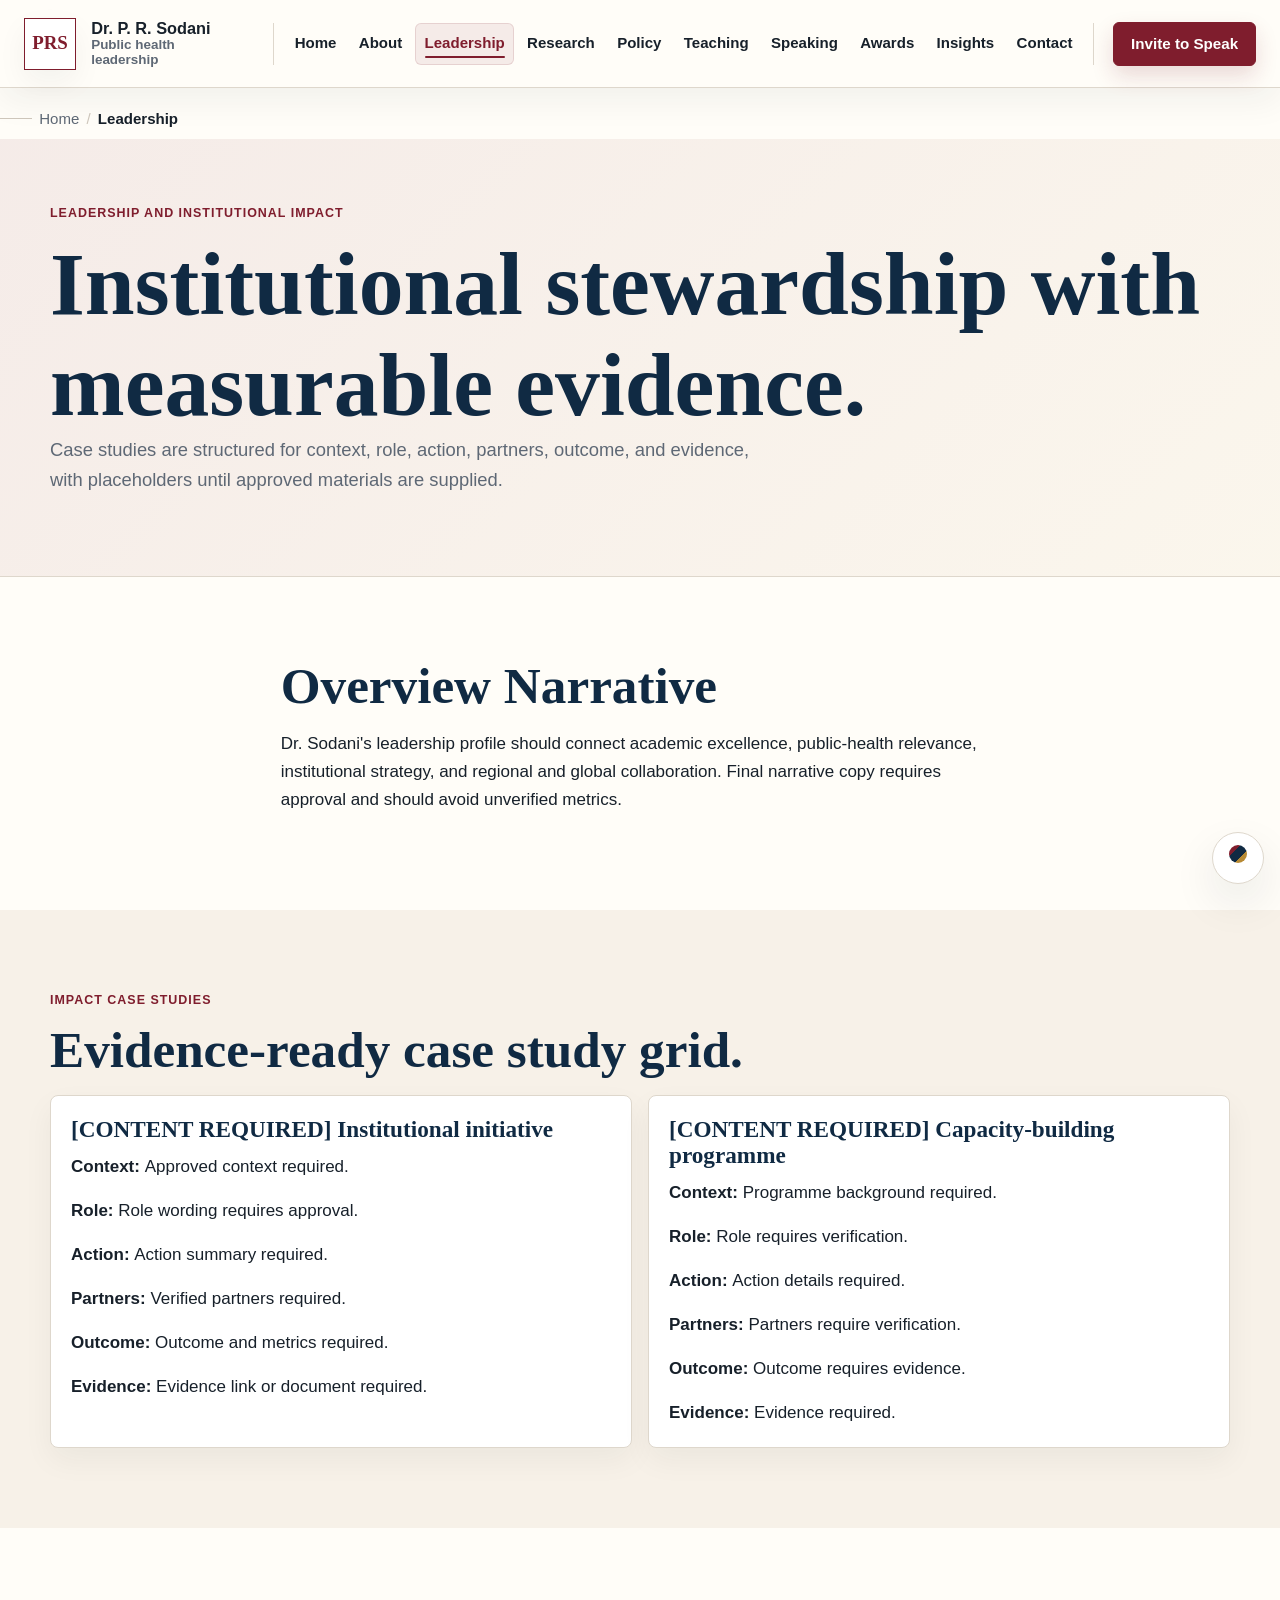
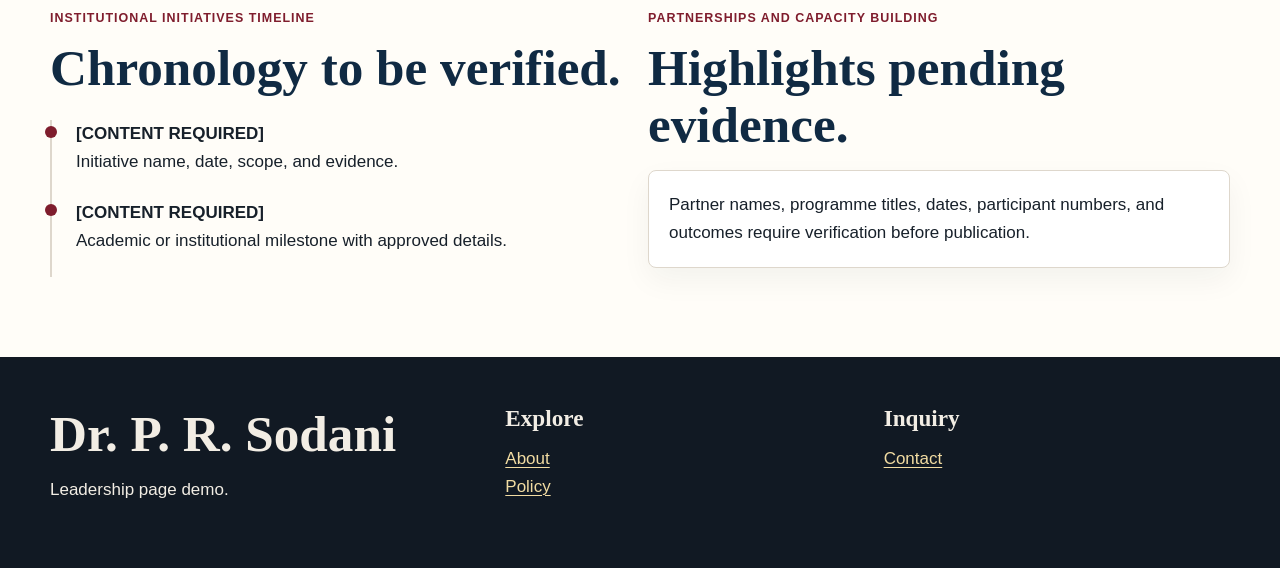
<file: leadership-impact.html>
<!doctype html><html lang="en" data-theme="presidential-burgundy"><head><meta charset="utf-8"><meta name="viewport" content="width=device-width, initial-scale=1"><script>(function(){var key="pr-sodani-theme";var themes={"presidential-burgundy":1,"global-academic-blue":1,"heritage-emerald":1};try{var saved=localStorage.getItem(key);document.documentElement.setAttribute("data-theme",themes[saved]?saved:"presidential-burgundy");}catch(e){document.documentElement.setAttribute("data-theme","presidential-burgundy");}}());</script><title>Leadership and Institutional Impact | Dr. P. R. Sodani</title><meta name="description" content="Institutional leadership, impact case studies, partnerships, and capacity-building highlights for Dr. P. R. Sodani."><link rel="canonical" href="https://example.com/leadership-impact"><meta name="twitter:card" content="summary"><link rel="icon" href="assets/images/portrait-placeholder.svg"><link rel="stylesheet" href="assets/css/themes.css"><link rel="stylesheet" href="assets/css/styles.css"><script type="application/ld+json">{"@context":"https://schema.org","@type":"BreadcrumbList","itemListElement":[{"@type":"ListItem","position":1,"name":"Home","item":"https://example.com/"},{"@type":"ListItem","position":2,"name":"Leadership and Institutional Impact","item":"https://example.com/leadership-impact"}]}</script></head><body><a class="skip-link" href="#main">Skip to main content</a><header class="site-header"><nav class="nav-wrap" aria-label="Primary navigation"><a class="brand" href="index.html"><span class="brand-mark">PRS</span><span>Dr. P. R. Sodani<small>Public health leadership</small></span></a><button class="nav-toggle" type="button" data-menu-toggle aria-expanded="false" aria-controls="primary-menu" aria-label="Open menu">Menu</button><ul class="nav-list" id="primary-menu" data-menu><li><a href="index.html">Home</a></li><li><a href="about.html">About</a></li><li><a aria-current="page" href="leadership-impact.html">Leadership</a></li><li><a href="research-publications.html">Research</a></li><li><a href="policy-global-engagement.html">Policy</a></li><li><a href="teaching-mentorship.html">Teaching</a></li><li><a href="speaking-media.html">Speaking</a></li><li><a href="awards-recognition.html">Awards</a></li><li><a href="insights.html">Insights</a></li><li><a href="gallery.html">Gallery</a></li><li><a href="contact.html">Contact</a></li></ul><a class="button" href="speaking-media.html#invite">Invite to Speak</a></nav></header><main id="main"><div class="container breadcrumbs"><a href="index.html">Home</a> / Leadership</div><section class="page-hero"><div class="container"><p class="eyebrow">Leadership and Institutional Impact</p><h1>Institutional stewardship with measurable evidence.</h1><p class="lead">Case studies are structured for context, role, action, partners, outcome, and evidence, with placeholders until approved materials are supplied.</p></div></section><section class="section"><div class="container narrow"><h2>Overview Narrative</h2><p>Dr. Sodani's leadership profile should connect academic excellence, public-health relevance, institutional strategy, and regional and global collaboration. Final narrative copy requires approval and should avoid unverified metrics.</p></div></section><section class="section alt" data-impact><div class="container"><p class="eyebrow">Impact Case Studies</p><h2>Evidence-ready case study grid.</h2><div class="grid two" data-impact-list></div></div></section><section class="section"><div class="container grid two"><div><p class="eyebrow">Institutional Initiatives Timeline</p><h2>Chronology to be verified.</h2><ol class="timeline"><li><strong>[CONTENT REQUIRED]</strong><br>Initiative name, date, scope, and evidence.</li><li><strong>[CONTENT REQUIRED]</strong><br>Academic or institutional milestone with approved details.</li></ol></div><div><p class="eyebrow">Partnerships and Capacity Building</p><h2>Highlights pending evidence.</h2><div class="card"><p>Partner names, programme titles, dates, participant numbers, and outcomes require verification before publication.</p></div></div></div></section></main><footer class="footer"><div class="container footer-grid"><div><h2>Dr. P. R. Sodani</h2><p>Leadership page demo.</p></div><div><h3>Explore</h3><p><a href="about.html">About</a><br><a href="policy-global-engagement.html">Policy</a></p></div><div><h3>Inquiry</h3><p><a href="contact.html">Contact</a></p></div></div></footer><script src="assets/js/theme-switcher.js" defer></script><script src="assets/js/main.js" defer></script></body></html>
</file>
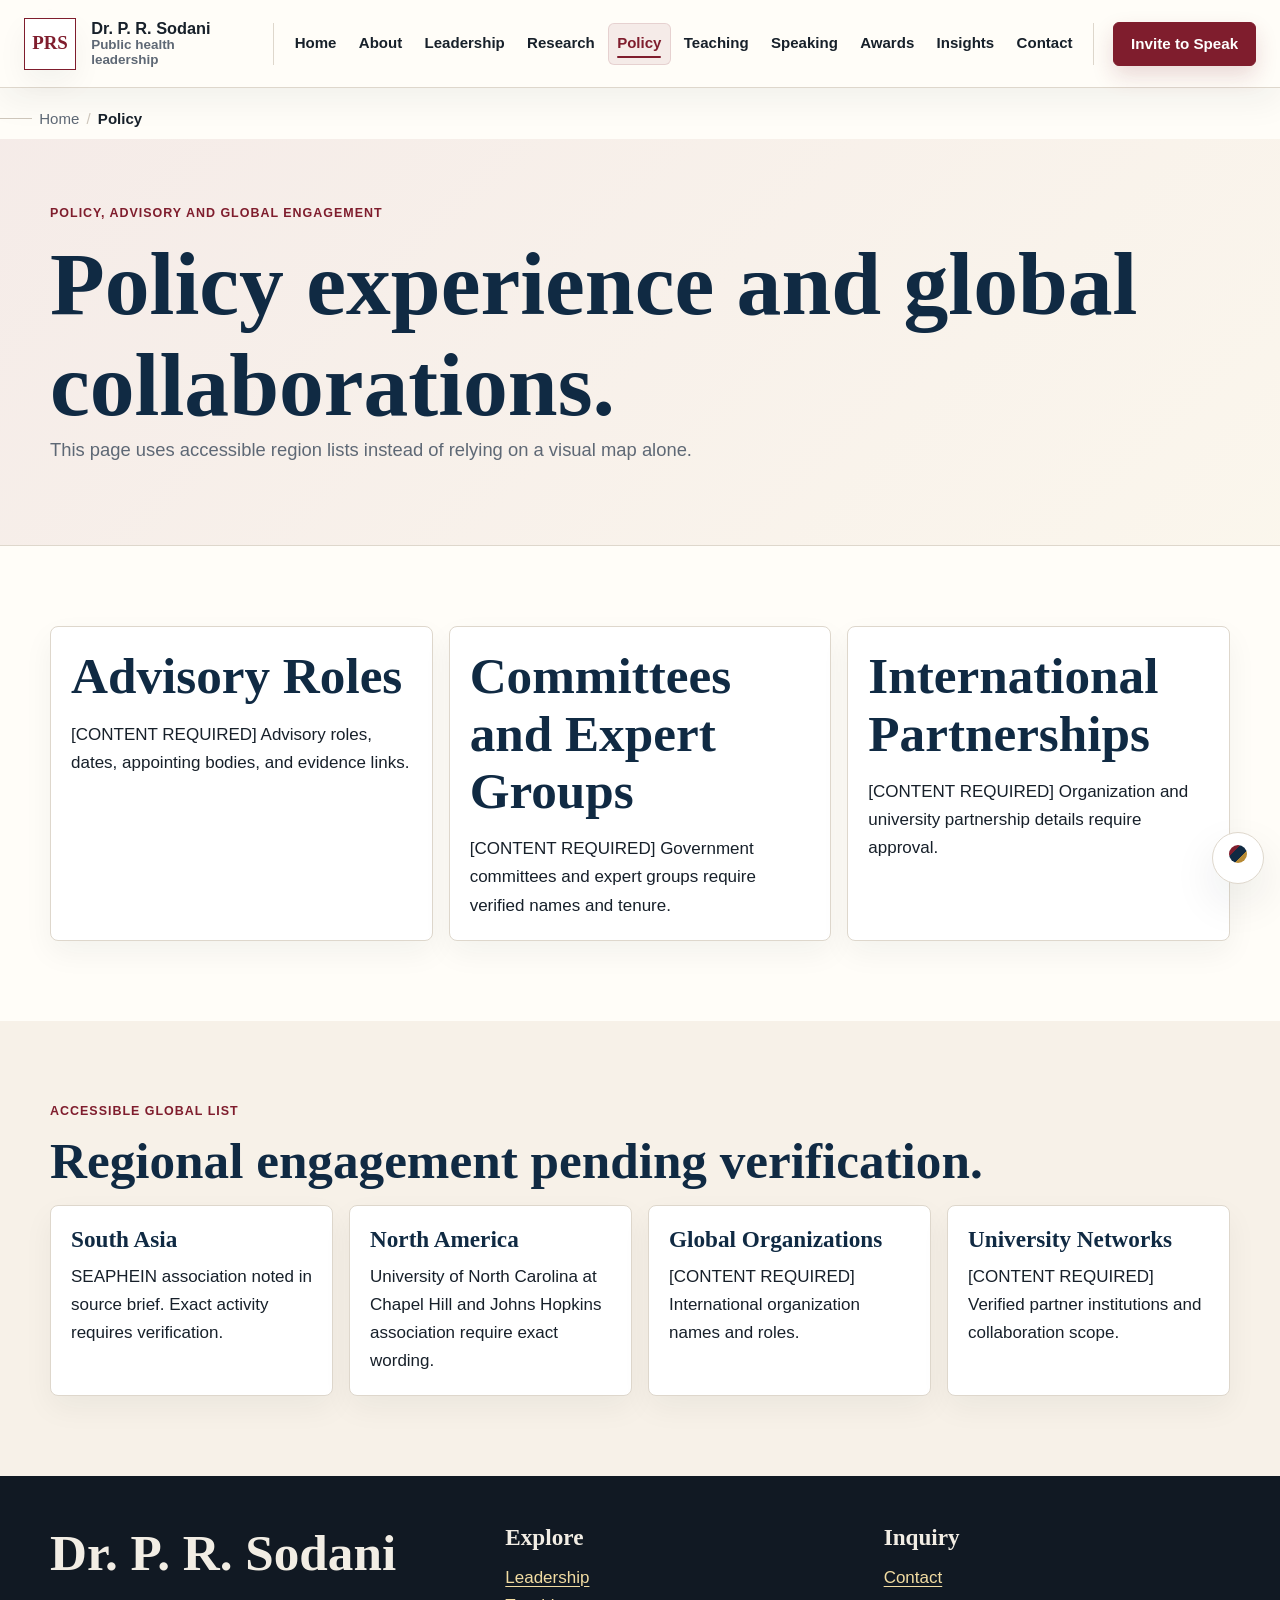
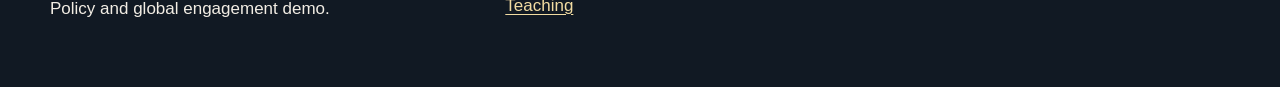
<file: policy-global-engagement.html>
<!doctype html><html lang="en" data-theme="presidential-burgundy"><head><meta charset="utf-8"><meta name="viewport" content="width=device-width, initial-scale=1"><script>(function(){var key="pr-sodani-theme";var themes={"presidential-burgundy":1,"global-academic-blue":1,"heritage-emerald":1};try{var saved=localStorage.getItem(key);document.documentElement.setAttribute("data-theme",themes[saved]?saved:"presidential-burgundy");}catch(e){document.documentElement.setAttribute("data-theme","presidential-burgundy");}}());</script><title>Policy, Advisory and Global Engagement | Dr. P. R. Sodani</title><meta name="description" content="Advisory roles, committees, international partnerships, and regional network engagement for Dr. P. R. Sodani."><link rel="canonical" href="https://example.com/policy-global-engagement"><meta name="twitter:card" content="summary"><link rel="icon" href="assets/images/portrait-placeholder.svg"><link rel="stylesheet" href="assets/css/themes.css"><link rel="stylesheet" href="assets/css/styles.css"><script type="application/ld+json">{"@context":"https://schema.org","@type":"BreadcrumbList","itemListElement":[{"@type":"ListItem","position":1,"name":"Home","item":"https://example.com/"},{"@type":"ListItem","position":2,"name":"Policy, Advisory and Global Engagement","item":"https://example.com/policy-global-engagement"}]}</script></head><body><a class="skip-link" href="#main">Skip to main content</a><header class="site-header"><nav class="nav-wrap" aria-label="Primary navigation"><a class="brand" href="index.html"><span class="brand-mark">PRS</span><span>Dr. P. R. Sodani<small>Public health leadership</small></span></a><button class="nav-toggle" type="button" data-menu-toggle aria-expanded="false" aria-controls="primary-menu" aria-label="Open menu">Menu</button><ul class="nav-list" id="primary-menu" data-menu><li><a href="index.html">Home</a></li><li><a href="about.html">About</a></li><li><a href="leadership-impact.html">Leadership</a></li><li><a href="research-publications.html">Research</a></li><li><a aria-current="page" href="policy-global-engagement.html">Policy</a></li><li><a href="teaching-mentorship.html">Teaching</a></li><li><a href="speaking-media.html">Speaking</a></li><li><a href="awards-recognition.html">Awards</a></li><li><a href="insights.html">Insights</a></li><li><a href="gallery.html">Gallery</a></li><li><a href="contact.html">Contact</a></li></ul><a class="button" href="speaking-media.html#invite">Invite to Speak</a></nav></header><main id="main"><div class="container breadcrumbs"><a href="index.html">Home</a> / Policy</div><section class="page-hero"><div class="container"><p class="eyebrow">Policy, Advisory and Global Engagement</p><h1>Policy experience and global collaborations.</h1><p class="lead">This page uses accessible region lists instead of relying on a visual map alone.</p></div></section><section class="section"><div class="container grid three"><article class="card"><h2>Advisory Roles</h2><p>[CONTENT REQUIRED] Advisory roles, dates, appointing bodies, and evidence links.</p></article><article class="card"><h2>Committees and Expert Groups</h2><p>[CONTENT REQUIRED] Government committees and expert groups require verified names and tenure.</p></article><article class="card"><h2>International Partnerships</h2><p>[CONTENT REQUIRED] Organization and university partnership details require approval.</p></article></div></section><section class="section alt"><div class="container"><p class="eyebrow">Accessible Global List</p><h2>Regional engagement pending verification.</h2><div class="grid four"><article class="card"><h3>South Asia</h3><p>SEAPHEIN association noted in source brief. Exact activity requires verification.</p></article><article class="card"><h3>North America</h3><p>University of North Carolina at Chapel Hill and Johns Hopkins association require exact wording.</p></article><article class="card"><h3>Global Organizations</h3><p>[CONTENT REQUIRED] International organization names and roles.</p></article><article class="card"><h3>University Networks</h3><p>[CONTENT REQUIRED] Verified partner institutions and collaboration scope.</p></article></div></div></section></main><footer class="footer"><div class="container footer-grid"><div><h2>Dr. P. R. Sodani</h2><p>Policy and global engagement demo.</p></div><div><h3>Explore</h3><p><a href="leadership-impact.html">Leadership</a><br><a href="teaching-mentorship.html">Teaching</a></p></div><div><h3>Inquiry</h3><p><a href="contact.html">Contact</a></p></div></div></footer><script src="assets/js/theme-switcher.js" defer></script><script src="assets/js/main.js" defer></script></body></html>
</file>
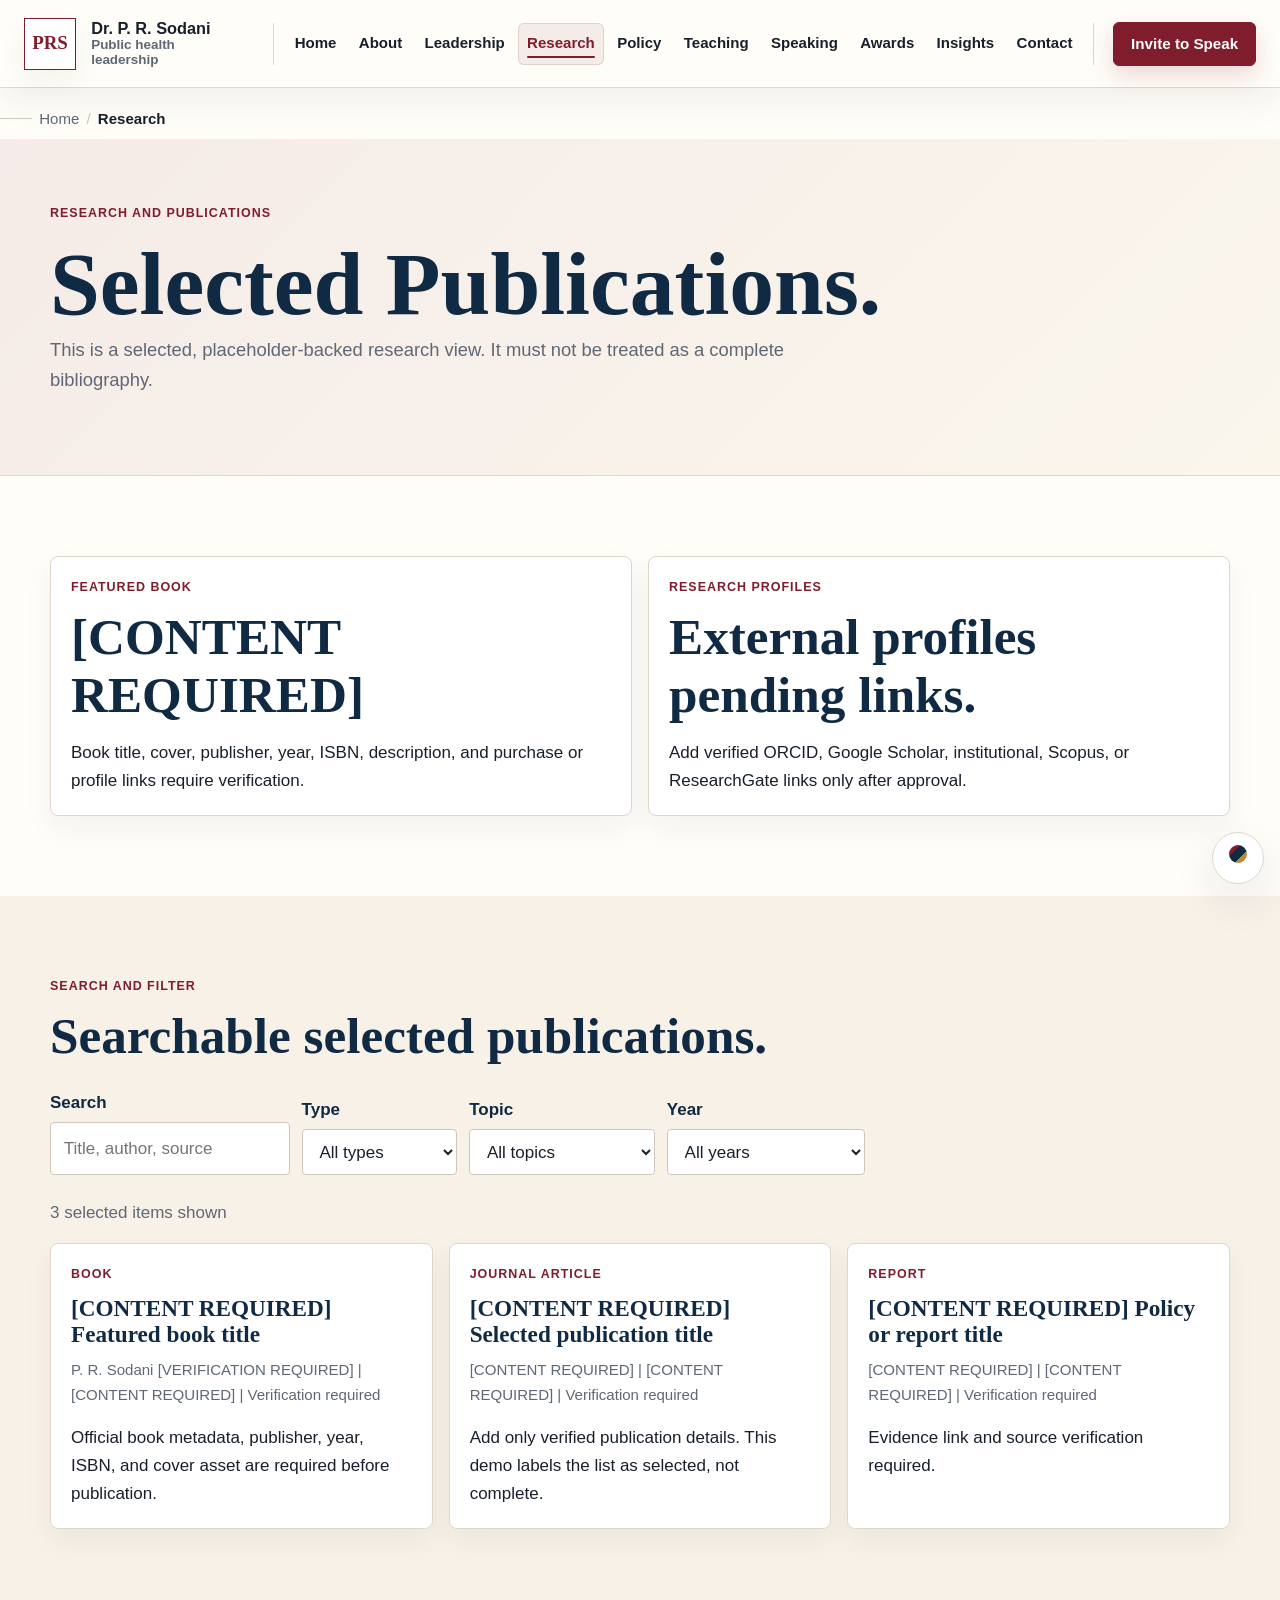
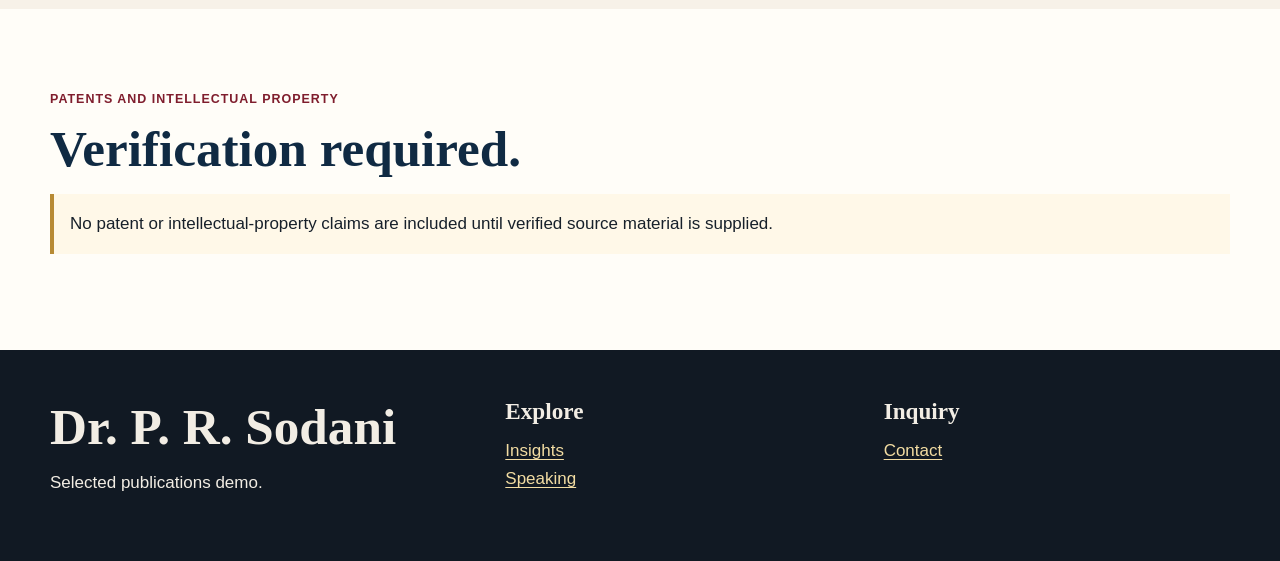
<file: research-publications.html>
<!doctype html><html lang="en" data-theme="presidential-burgundy"><head><meta charset="utf-8"><meta name="viewport" content="width=device-width, initial-scale=1"><script>(function(){var key="pr-sodani-theme";var themes={"presidential-burgundy":1,"global-academic-blue":1,"heritage-emerald":1};try{var saved=localStorage.getItem(key);document.documentElement.setAttribute("data-theme",themes[saved]?saved:"presidential-burgundy");}catch(e){document.documentElement.setAttribute("data-theme","presidential-burgundy");}}());</script><title>Research and Selected Publications | Dr. P. R. Sodani</title><meta name="description" content="Featured book, searchable selected publications, research profile links, and patents verification placeholders."><link rel="canonical" href="https://example.com/research-publications"><meta name="twitter:card" content="summary"><link rel="icon" href="assets/images/portrait-placeholder.svg"><link rel="stylesheet" href="assets/css/themes.css"><link rel="stylesheet" href="assets/css/styles.css"><script type="application/ld+json">{"@context":"https://schema.org","@type":"BreadcrumbList","itemListElement":[{"@type":"ListItem","position":1,"name":"Home","item":"https://example.com/"},{"@type":"ListItem","position":2,"name":"Research and Publications","item":"https://example.com/research-publications"}]}</script></head><body><a class="skip-link" href="#main">Skip to main content</a><header class="site-header"><nav class="nav-wrap" aria-label="Primary navigation"><a class="brand" href="index.html"><span class="brand-mark">PRS</span><span>Dr. P. R. Sodani<small>Public health leadership</small></span></a><button class="nav-toggle" type="button" data-menu-toggle aria-expanded="false" aria-controls="primary-menu" aria-label="Open menu">Menu</button><ul class="nav-list" id="primary-menu" data-menu><li><a href="index.html">Home</a></li><li><a href="about.html">About</a></li><li><a href="leadership-impact.html">Leadership</a></li><li><a aria-current="page" href="research-publications.html">Research</a></li><li><a href="policy-global-engagement.html">Policy</a></li><li><a href="teaching-mentorship.html">Teaching</a></li><li><a href="speaking-media.html">Speaking</a></li><li><a href="awards-recognition.html">Awards</a></li><li><a href="insights.html">Insights</a></li><li><a href="gallery.html">Gallery</a></li><li><a href="contact.html">Contact</a></li></ul><a class="button" href="speaking-media.html#invite">Invite to Speak</a></nav></header><main id="main"><div class="container breadcrumbs"><a href="index.html">Home</a> / Research</div><section class="page-hero"><div class="container"><p class="eyebrow">Research and Publications</p><h1>Selected Publications.</h1><p class="lead">This is a selected, placeholder-backed research view. It must not be treated as a complete bibliography.</p></div></section><section class="section"><div class="container grid two"><article class="card"><p class="eyebrow">Featured Book</p><h2>[CONTENT REQUIRED]</h2><p>Book title, cover, publisher, year, ISBN, description, and purchase or profile links require verification.</p></article><article class="card"><p class="eyebrow">Research Profiles</p><h2>External profiles pending links.</h2><p>Add verified ORCID, Google Scholar, institutional, Scopus, or ResearchGate links only after approval.</p></article></div></section><section class="section alt" data-publications><div class="container"><p class="eyebrow">Search and Filter</p><h2>Searchable selected publications.</h2><div class="filters"><div class="field"><label for="pub-search">Search</label><input id="pub-search" type="search" data-filter-search placeholder="Title, author, source"></div><div class="field"><label for="pub-type">Type</label><select id="pub-type" data-filter-type><option value="">All types</option></select></div><div class="field"><label for="pub-topic">Topic</label><select id="pub-topic" data-filter-topic><option value="">All topics</option></select></div><div class="field"><label for="pub-year">Year</label><select id="pub-year" data-filter-year><option value="">All years</option></select></div></div><p class="results-count" data-results-count></p><div class="grid three" data-publication-list></div></div></section><section class="section"><div class="container"><p class="eyebrow">Patents and Intellectual Property</p><h2>Verification required.</h2><div class="notice"><p>No patent or intellectual-property claims are included until verified source material is supplied.</p></div></div></section></main><footer class="footer"><div class="container footer-grid"><div><h2>Dr. P. R. Sodani</h2><p>Selected publications demo.</p></div><div><h3>Explore</h3><p><a href="insights.html">Insights</a><br><a href="speaking-media.html">Speaking</a></p></div><div><h3>Inquiry</h3><p><a href="contact.html">Contact</a></p></div></div></footer><script src="assets/js/theme-switcher.js" defer></script><script src="assets/js/main.js" defer></script></body></html>
</file>
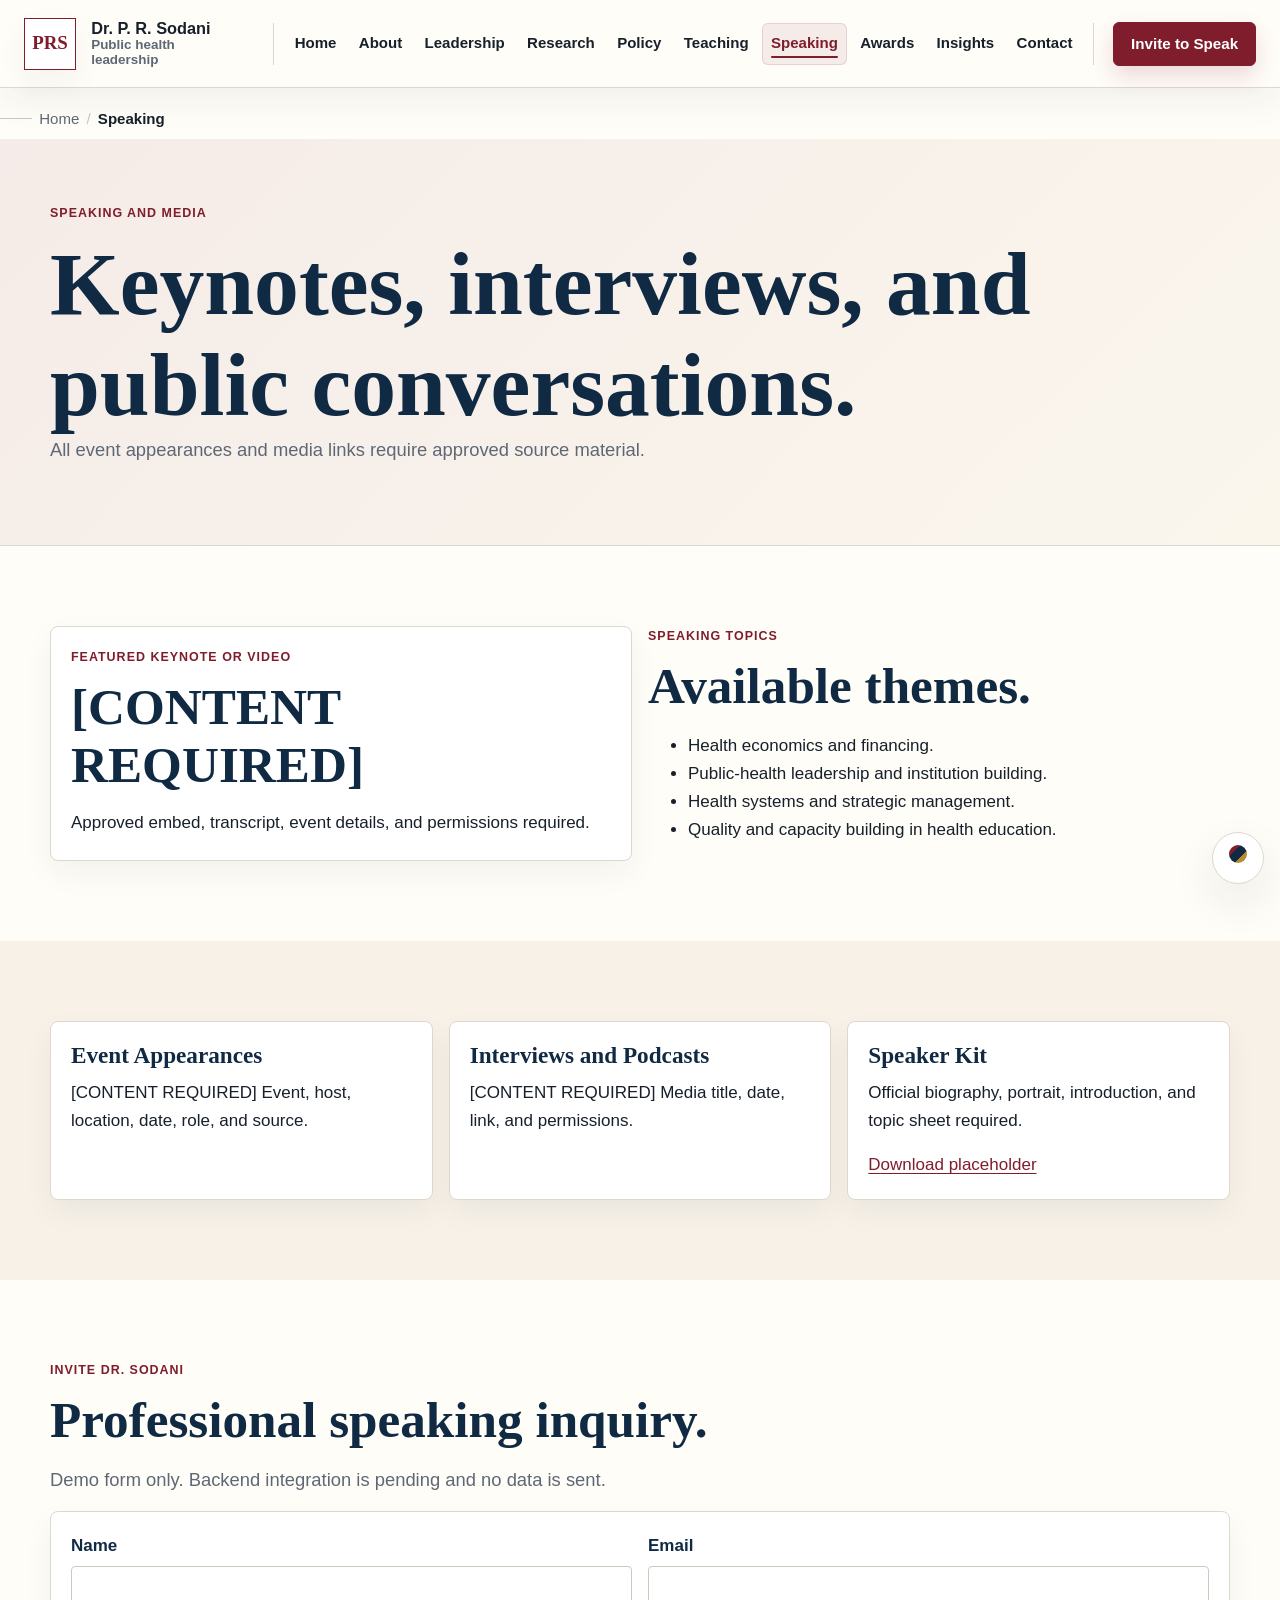
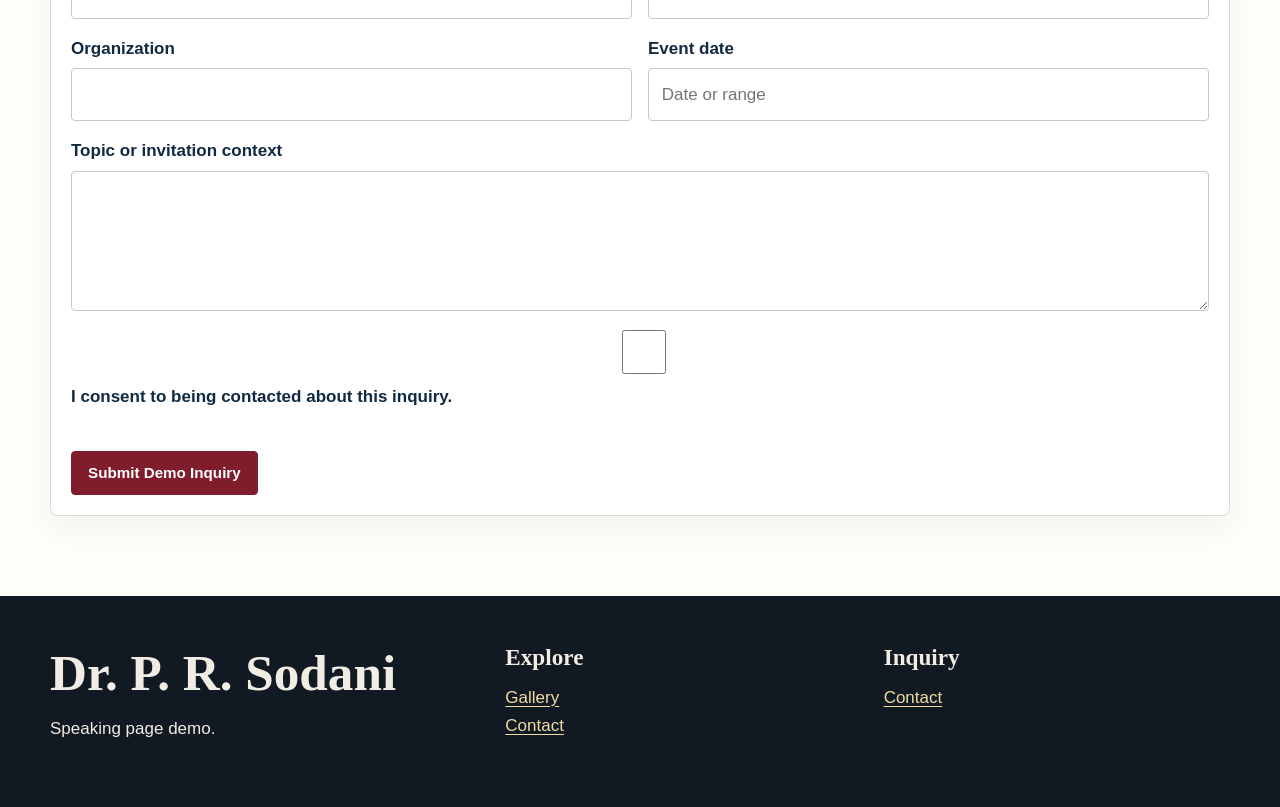
<file: speaking-media.html>
<!doctype html><html lang="en" data-theme="presidential-burgundy"><head><meta charset="utf-8"><meta name="viewport" content="width=device-width, initial-scale=1"><script>(function(){var key="pr-sodani-theme";var themes={"presidential-burgundy":1,"global-academic-blue":1,"heritage-emerald":1};try{var saved=localStorage.getItem(key);document.documentElement.setAttribute("data-theme",themes[saved]?saved:"presidential-burgundy");}catch(e){document.documentElement.setAttribute("data-theme","presidential-burgundy");}}());</script><title>Speaking and Media | Dr. P. R. Sodani</title><meta name="description" content="Speaking topics, event appearances, media placeholders, speaker kit, and invitation form for Dr. P. R. Sodani."><link rel="canonical" href="https://example.com/speaking-media"><meta name="twitter:card" content="summary"><link rel="icon" href="assets/images/portrait-placeholder.svg"><link rel="stylesheet" href="assets/css/themes.css"><link rel="stylesheet" href="assets/css/styles.css"><script type="application/ld+json">{"@context":"https://schema.org","@type":"BreadcrumbList","itemListElement":[{"@type":"ListItem","position":1,"name":"Home","item":"https://example.com/"},{"@type":"ListItem","position":2,"name":"Speaking and Media","item":"https://example.com/speaking-media"}]}</script></head><body><a class="skip-link" href="#main">Skip to main content</a><header class="site-header"><nav class="nav-wrap" aria-label="Primary navigation"><a class="brand" href="index.html"><span class="brand-mark">PRS</span><span>Dr. P. R. Sodani<small>Public health leadership</small></span></a><button class="nav-toggle" type="button" data-menu-toggle aria-expanded="false" aria-controls="primary-menu" aria-label="Open menu">Menu</button><ul class="nav-list" id="primary-menu" data-menu><li><a href="index.html">Home</a></li><li><a href="about.html">About</a></li><li><a href="leadership-impact.html">Leadership</a></li><li><a href="research-publications.html">Research</a></li><li><a href="policy-global-engagement.html">Policy</a></li><li><a href="teaching-mentorship.html">Teaching</a></li><li><a aria-current="page" href="speaking-media.html">Speaking</a></li><li><a href="awards-recognition.html">Awards</a></li><li><a href="insights.html">Insights</a></li><li><a href="gallery.html">Gallery</a></li><li><a href="contact.html">Contact</a></li></ul><a class="button" href="#invite">Invite to Speak</a></nav></header><main id="main"><div class="container breadcrumbs"><a href="index.html">Home</a> / Speaking</div><section class="page-hero"><div class="container"><p class="eyebrow">Speaking and Media</p><h1>Keynotes, interviews, and public conversations.</h1><p class="lead">All event appearances and media links require approved source material.</p></div></section><section class="section"><div class="container grid two"><article class="card"><p class="eyebrow">Featured Keynote or Video</p><h2>[CONTENT REQUIRED]</h2><p>Approved embed, transcript, event details, and permissions required.</p></article><article><p class="eyebrow">Speaking Topics</p><h2>Available themes.</h2><ul><li>Health economics and financing.</li><li>Public-health leadership and institution building.</li><li>Health systems and strategic management.</li><li>Quality and capacity building in health education.</li></ul></article></div></section><section class="section alt"><div class="container grid three"><article class="card"><h3>Event Appearances</h3><p>[CONTENT REQUIRED] Event, host, location, date, role, and source.</p></article><article class="card"><h3>Interviews and Podcasts</h3><p>[CONTENT REQUIRED] Media title, date, link, and permissions.</p></article><article class="card"><h3>Speaker Kit</h3><p>Official biography, portrait, introduction, and topic sheet required.</p><a href="assets/downloads/speaker-kit-placeholder.txt">Download placeholder</a></article></div></section><section class="section" id="invite"><div class="container"><p class="eyebrow">Invite Dr. Sodani</p><h2>Professional speaking inquiry.</h2><p class="lead">Demo form only. Backend integration is pending and no data is sent.</p><form class="card" data-demo-form novalidate><div class="form-grid"><div class="field"><label for="name">Name</label><input id="name" name="name" autocomplete="name" required></div><div class="field"><label for="email">Email</label><input id="email" name="email" type="email" autocomplete="email" required></div><div class="field"><label for="org">Organization</label><input id="org" name="organization" required></div><div class="field"><label for="date">Event date</label><input id="date" name="event_date" type="text" placeholder="Date or range"></div><div class="field full"><label for="topic">Topic or invitation context</label><textarea id="topic" name="message" required></textarea></div><div class="field full"><label><input type="checkbox" required> I consent to being contacted about this inquiry.</label></div><div class="honeypot"><label for="website">Website</label><input id="website" name="website" tabindex="-1" autocomplete="off"></div></div><p class="status" data-form-status role="status" aria-live="polite"></p><button class="button" type="submit">Submit Demo Inquiry</button></form></div></section></main><footer class="footer"><div class="container footer-grid"><div><h2>Dr. P. R. Sodani</h2><p>Speaking page demo.</p></div><div><h3>Explore</h3><p><a href="gallery.html">Gallery</a><br><a href="contact.html">Contact</a></p></div><div><h3>Inquiry</h3><p><a href="contact.html">Contact</a></p></div></div></footer><script src="assets/js/theme-switcher.js" defer></script><script src="assets/js/main.js" defer></script></body></html>
</file>
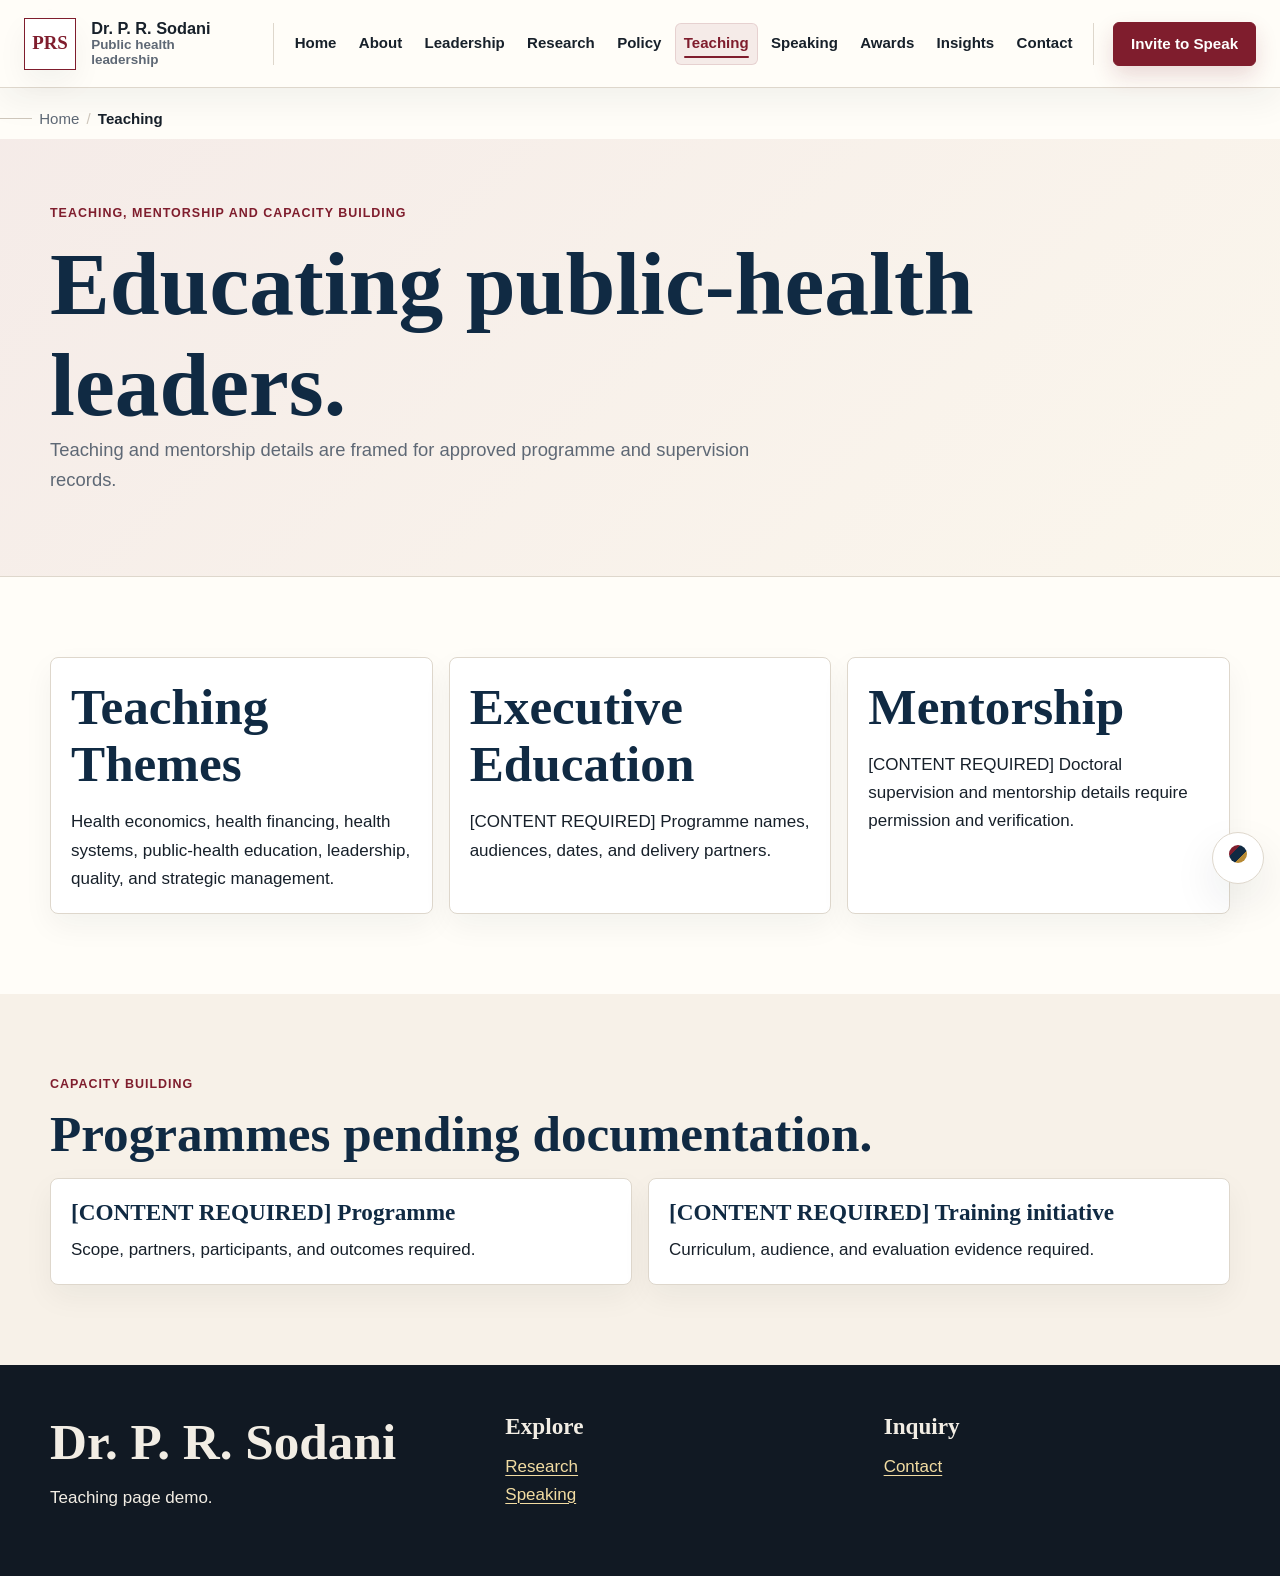
<file: teaching-mentorship.html>
<!doctype html><html lang="en" data-theme="presidential-burgundy"><head><meta charset="utf-8"><meta name="viewport" content="width=device-width, initial-scale=1"><script>(function(){var key="pr-sodani-theme";var themes={"presidential-burgundy":1,"global-academic-blue":1,"heritage-emerald":1};try{var saved=localStorage.getItem(key);document.documentElement.setAttribute("data-theme",themes[saved]?saved:"presidential-burgundy");}catch(e){document.documentElement.setAttribute("data-theme","presidential-burgundy");}}());</script><title>Teaching, Mentorship and Capacity Building | Dr. P. R. Sodani</title><meta name="description" content="Teaching themes, executive education, mentorship, doctoral supervision, and capacity-building programmes."><link rel="canonical" href="https://example.com/teaching-mentorship"><meta name="twitter:card" content="summary"><link rel="icon" href="assets/images/portrait-placeholder.svg"><link rel="stylesheet" href="assets/css/themes.css"><link rel="stylesheet" href="assets/css/styles.css"><script type="application/ld+json">{"@context":"https://schema.org","@type":"BreadcrumbList","itemListElement":[{"@type":"ListItem","position":1,"name":"Home","item":"https://example.com/"},{"@type":"ListItem","position":2,"name":"Teaching, Mentorship and Capacity Building","item":"https://example.com/teaching-mentorship"}]}</script></head><body><a class="skip-link" href="#main">Skip to main content</a><header class="site-header"><nav class="nav-wrap" aria-label="Primary navigation"><a class="brand" href="index.html"><span class="brand-mark">PRS</span><span>Dr. P. R. Sodani<small>Public health leadership</small></span></a><button class="nav-toggle" type="button" data-menu-toggle aria-expanded="false" aria-controls="primary-menu" aria-label="Open menu">Menu</button><ul class="nav-list" id="primary-menu" data-menu><li><a href="index.html">Home</a></li><li><a href="about.html">About</a></li><li><a href="leadership-impact.html">Leadership</a></li><li><a href="research-publications.html">Research</a></li><li><a href="policy-global-engagement.html">Policy</a></li><li><a aria-current="page" href="teaching-mentorship.html">Teaching</a></li><li><a href="speaking-media.html">Speaking</a></li><li><a href="awards-recognition.html">Awards</a></li><li><a href="insights.html">Insights</a></li><li><a href="gallery.html">Gallery</a></li><li><a href="contact.html">Contact</a></li></ul><a class="button" href="speaking-media.html#invite">Invite to Speak</a></nav></header><main id="main"><div class="container breadcrumbs"><a href="index.html">Home</a> / Teaching</div><section class="page-hero"><div class="container"><p class="eyebrow">Teaching, Mentorship and Capacity Building</p><h1>Educating public-health leaders.</h1><p class="lead">Teaching and mentorship details are framed for approved programme and supervision records.</p></div></section><section class="section"><div class="container grid three"><article class="card"><h2>Teaching Themes</h2><p>Health economics, health financing, health systems, public-health education, leadership, quality, and strategic management.</p></article><article class="card"><h2>Executive Education</h2><p>[CONTENT REQUIRED] Programme names, audiences, dates, and delivery partners.</p></article><article class="card"><h2>Mentorship</h2><p>[CONTENT REQUIRED] Doctoral supervision and mentorship details require permission and verification.</p></article></div></section><section class="section alt"><div class="container"><p class="eyebrow">Capacity Building</p><h2>Programmes pending documentation.</h2><div class="grid two"><article class="card"><h3>[CONTENT REQUIRED] Programme</h3><p>Scope, partners, participants, and outcomes required.</p></article><article class="card"><h3>[CONTENT REQUIRED] Training initiative</h3><p>Curriculum, audience, and evaluation evidence required.</p></article></div></div></section></main><footer class="footer"><div class="container footer-grid"><div><h2>Dr. P. R. Sodani</h2><p>Teaching page demo.</p></div><div><h3>Explore</h3><p><a href="research-publications.html">Research</a><br><a href="speaking-media.html">Speaking</a></p></div><div><h3>Inquiry</h3><p><a href="contact.html">Contact</a></p></div></div></footer><script src="assets/js/theme-switcher.js" defer></script><script src="assets/js/main.js" defer></script></body></html>
</file>
<file: assets/css/themes.css>
html[data-theme="presidential-burgundy"] {
  --primary: #7f1d2d;
  --primary-dark: #56131f;
  --primary-light: #a44a58;
  --primary-rgb: 127, 29, 45;

  --secondary: #102a43;
  --secondary-dark: #111923;
  --secondary-light: #dbe4ec;
  --secondary-rgb: 16, 42, 67;

  --accent: #b78a34;
  --accent-soft: #fff8e8;
  --accent-rgb: 183, 138, 52;

  --link: #7f1d2d;

  --white: #ffffff;
  --page-bg: #fffdf8;
  --section-bg: #f7f1e8;
  --card-bg: #ffffff;
  --surface-rgb: 255, 255, 255;
  --page-bg-rgb: 255, 253, 248;

  --text-dark: #17202a;
  --text-body: #17202a;
  --text-muted: #5e6875;
  --text-dark-rgb: 23, 32, 42;

  --border-light: #ded7cc;
  --border-strong: #cfc7bc;

  --shadow-soft: 0 12px 30px rgba(23, 32, 42, 0.05);
  --shadow-card: 0 18px 45px rgba(23, 32, 42, 0.09);

  --footer-bg: #111923;
  --footer-text: #f2ede4;
  --footer-link: #f2dca2;

  --notice-bg: #fff8e8;
  --success: #1d6b43;
}

html[data-theme="global-academic-blue"] {
  --primary: #002d72;
  --primary-dark: #001f4f;
  --primary-light: #164a8a;
  --primary-rgb: 0, 45, 114;

  --secondary: #4d8fc5;
  --secondary-dark: #17304d;
  --secondary-light: #b7d6ef;
  --secondary-rgb: 77, 143, 197;

  --accent: #c7a44a;
  --accent-soft: #e8d9a6;
  --accent-rgb: 199, 164, 74;

  --link: #006fc4;

  --white: #ffffff;
  --page-bg: #f7f9fc;
  --section-bg: #eef4fa;
  --card-bg: #ffffff;
  --surface-rgb: 255, 255, 255;
  --page-bg-rgb: 247, 249, 252;

  --text-dark: #111827;
  --text-body: #374151;
  --text-muted: #667085;
  --text-dark-rgb: 17, 24, 39;

  --border-light: #d9e2ec;
  --border-strong: #b8c8d8;

  --shadow-soft: 0 10px 30px rgba(0, 45, 114, 0.08);
  --shadow-card: 0 16px 42px rgba(0, 45, 114, 0.13);

  --footer-bg: #0f213a;
  --footer-text: #edf3f8;
  --footer-link: #d8be72;

  --notice-bg: #f7f2df;
  --success: #186c52;
}

html[data-theme="heritage-emerald"] {
  --primary: #0d463b;
  --primary-dark: #082e27;
  --primary-light: #1a6657;
  --primary-rgb: 13, 70, 59;

  --secondary: #263238;
  --secondary-dark: #182126;
  --secondary-light: #d7e1dc;
  --secondary-rgb: 38, 50, 56;

  --accent: #b6874b;
  --accent-soft: #dec6a5;
  --accent-rgb: 182, 135, 75;

  --link: #17695a;

  --white: #ffffff;
  --page-bg: #faf9f5;
  --section-bg: #f0f4f1;
  --card-bg: #ffffff;
  --surface-rgb: 255, 255, 255;
  --page-bg-rgb: 250, 249, 245;

  --text-dark: #18201e;
  --text-body: #3e4946;
  --text-muted: #68736f;
  --text-dark-rgb: 24, 32, 30;

  --border-light: #dce4df;
  --border-strong: #bccac3;

  --shadow-soft: 0 10px 30px rgba(13, 70, 59, 0.08);
  --shadow-card: 0 18px 45px rgba(13, 70, 59, 0.13);

  --footer-bg: #17231f;
  --footer-text: #eef1eb;
  --footer-link: #ddbf92;

  --notice-bg: #f7efe2;
  --success: #1f7456;
}

:root,
html[data-theme] {
  --color-primary: var(--primary);
  --color-primary-hover: var(--primary-dark);
  --color-primary-soft: var(--primary-light);
  --color-secondary: var(--secondary);
  --color-secondary-strong: var(--secondary-dark);
  --color-secondary-soft: var(--secondary-light);
  --color-accent: var(--accent);
  --color-accent-soft: var(--accent-soft);
  --color-background: var(--page-bg);
  --color-section: var(--section-bg);
  --color-surface: var(--card-bg);
  --color-heading: var(--text-dark);
  --color-text: var(--text-body);
  --color-muted: var(--text-muted);
  --color-border: var(--border-light);
  --color-border-strong: var(--border-strong);
  --color-link: var(--link, var(--primary));
  --color-focus: var(--accent);
  --color-focus-ring: rgba(var(--accent-rgb), 0.75);
  --color-header-bg: rgba(var(--page-bg-rgb), 0.95);
  --color-hero-glow: rgba(var(--accent-rgb), 0.18);
  --color-hero-accent: rgba(var(--primary-rgb), 0.08);
  --color-hero-overlay: rgba(var(--page-bg-rgb), 0.86);
  --color-hero-overlay-strong: rgba(var(--page-bg-rgb), 0.98);
  --color-panel-bg: rgba(var(--surface-rgb), 0.66);
  --color-shadow-rgb: var(--text-dark-rgb);
  --color-overlay: rgba(var(--text-dark-rgb), 0.78);
  --color-notice-bg: var(--notice-bg);
  --color-success: var(--success);
  --color-footer-bg: var(--footer-bg);
  --color-footer-text: var(--footer-text);
  --color-footer-link: var(--footer-link);
  --box-shadow-soft: var(--shadow-soft);
  --box-shadow-card: var(--shadow-card);
}
</file>
<file: assets/css/styles.css>
:root {
  --color-ink: var(--color-text);
  --color-line: var(--color-border);
  --color-bg: var(--color-background);
  --color-soft: var(--color-section);
  --color-white: var(--color-surface);
  --color-maroon: var(--color-primary);
  --color-maroon-dark: var(--color-primary-hover);
  --color-gold: var(--color-accent);
  --color-navy: var(--color-secondary);
  --shadow: var(--box-shadow-card);
  --radius: 8px;
  --font-serif: Georgia, "Times New Roman", serif;
  --font-sans: "Segoe UI", Roboto, Arial, sans-serif;
  --max: 1180px;
}

* { box-sizing: border-box; }

html { scroll-behavior: smooth; }

body {
  margin: 0;
  background: var(--color-bg);
  color: var(--color-ink);
  font-family: var(--font-sans);
  font-size: 17px;
  line-height: 1.65;
  overflow-x: hidden;
}

body.menu-open { overflow: hidden; }

img, svg { max-width: 100%; display: block; }

a { color: var(--color-maroon); text-decoration-thickness: 1px; text-underline-offset: 0.18em; }
a:hover { color: var(--color-maroon-dark); }

:focus-visible { outline: 3px solid var(--color-focus-ring); outline-offset: 3px; }

.skip-link {
  position: absolute;
  left: 1rem;
  top: -4rem;
  z-index: 1000;
  background: var(--color-maroon);
  color: white;
  padding: 0.75rem 1rem;
}

.skip-link:focus { top: 1rem; }

.site-header {
  position: sticky;
  top: 0;
  z-index: 50;
  background: var(--color-header-bg);
  border-bottom: 1px solid var(--color-line);
  backdrop-filter: blur(16px);
  box-shadow: 0 14px 34px rgba(var(--text-dark-rgb), 0.055);
}

.nav-wrap {
  max-width: 1280px;
  margin: 0 auto;
  width: 100%;
  padding: 1.1rem 1.5rem;
  display: grid;
  grid-template-columns: 230px minmax(0, 1fr) auto;
  align-items: center;
  gap: 1.6rem;
}

.brand {
  display: inline-flex;
  align-items: center;
  gap: 0.95rem;
  min-width: 0;
  color: var(--color-ink);
  text-decoration: none;
  font-weight: 700;
  line-height: 1.1;
}

.brand-mark {
  width: 52px;
  height: 52px;
  display: grid;
  place-items: center;
  border: 1px solid var(--color-maroon);
  background: var(--color-white);
  color: var(--color-maroon);
  font-family: var(--font-serif);
  font-size: 1.18rem;
  box-shadow: var(--box-shadow-soft);
}

.brand > span:last-child {
  display: grid;
  gap: 0.04rem;
  max-width: 142px;
  font-size: 1.02rem;
}

.brand small {
  display: block;
  color: var(--color-muted);
  font-weight: 600;
  margin-top: 0;
  font-size: 0.84rem;
}

.nav-toggle {
  display: none;
  min-width: 44px;
  min-height: 44px;
  padding: 0.5rem 0.85rem;
  border: 1px solid var(--color-line);
  background: var(--color-white);
  color: var(--color-ink);
  border-radius: 6px;
  font: 700 0.9rem/1 var(--font-sans);
  box-shadow: var(--box-shadow-soft);
  transition:
    color 180ms ease,
    border-color 180ms ease,
    box-shadow 180ms ease,
    transform 180ms ease;
}

.nav-toggle:hover,
.nav-toggle:focus-visible,
.nav-toggle[aria-expanded="true"] {
  color: var(--color-maroon);
  border-color: rgba(var(--primary-rgb), 0.28);
  box-shadow: 0 10px 22px rgba(var(--primary-rgb), 0.12);
  transform: translateY(-1px);
}

.nav-list {
  justify-self: center;
  display: flex;
  align-items: center;
  gap: 0.24rem;
  list-style: none;
  margin: 0;
  padding: 0 0.7rem;
  flex-wrap: nowrap;
  min-width: 0;
  border-left: 1px solid var(--color-line);
  border-right: 1px solid var(--color-line);
}

.nav-list li:has(a[href="gallery.html"]) {
  display: none;
}

.nav-list a {
  position: relative;
  display: inline-flex;
  align-items: center;
  justify-content: center;
  min-height: 42px;
  padding: 0.35rem 0.58rem;
  color: var(--color-ink);
  text-decoration: none;
  font-size: 0.94rem;
  font-weight: 600;
  border-radius: 6px;
  transition:
    color 180ms ease,
    background 180ms ease,
    box-shadow 180ms ease,
    transform 180ms ease;
}

.nav-list a::after {
  content: "";
  position: absolute;
  left: 0.58rem;
  right: 0.58rem;
  bottom: 0.42rem;
  height: 2px;
  border-radius: 999px;
  background: var(--color-maroon);
  transform: scaleX(0);
  transform-origin: center;
  opacity: 0;
  transition:
    transform 180ms ease,
    opacity 180ms ease;
}

.nav-list a:hover,
.nav-list a:focus-visible {
  color: var(--color-maroon);
  background: rgba(var(--primary-rgb), 0.055);
  transform: translateY(-1px);
}

.nav-list a:hover::after,
.nav-list a:focus-visible::after {
  transform: scaleX(1);
  opacity: 1;
}

.nav-list a[aria-current="page"] {
  color: var(--color-maroon);
  font-weight: 700;
  background: rgba(var(--primary-rgb), 0.08);
  box-shadow: inset 0 0 0 1px rgba(var(--primary-rgb), 0.12);
}

.nav-list a[aria-current="page"]::after {
  transform: scaleX(1);
  opacity: 1;
}

.button,
button.button {
  display: inline-flex;
  align-items: center;
  justify-content: center;
  gap: 0.45rem;
  min-height: 44px;
  padding: 0.72rem 1rem;
  border: 1px solid var(--color-maroon);
  border-radius: 4px;
  background: var(--color-maroon);
  color: white;
  font: 700 0.95rem/1 var(--font-sans);
  text-decoration: none;
  white-space: nowrap;
  cursor: pointer;
  transition: transform 160ms ease, background 160ms ease, border-color 160ms ease;
}

.button:hover { color: white; background: var(--color-maroon-dark); transform: translateY(-1px); }
.site-header .button {
  min-width: 142px;
  justify-self: end;
  margin-left: 0;
  padding-inline: 1.05rem;
  border-radius: 6px;
  box-shadow: 0 10px 22px rgba(var(--primary-rgb), 0.16);
}

.site-header .button:hover,
.site-header .button:focus-visible {
  box-shadow: 0 14px 28px rgba(var(--primary-rgb), 0.22);
}
.button.secondary { background: transparent; color: var(--color-maroon); }
.button.secondary:hover { background: var(--color-maroon); color: white; }
.button.ghost { border-color: var(--color-line); background: var(--color-white); color: var(--color-ink); }
.button.ghost:hover { border-color: var(--color-maroon); color: var(--color-maroon); background: var(--color-white); }

.container {
  width: min(100% - 2rem, var(--max));
  margin-inline: auto;
}

.section { padding: 5rem 0; }
.section.alt { background: var(--color-soft); }
.section.compact { padding: 3rem 0; }

.eyebrow {
  margin: 0 0 0.65rem;
  color: var(--color-maroon);
  font-size: 0.78rem;
  font-weight: 800;
  letter-spacing: 0.08em;
  text-transform: uppercase;
}

h1, h2, h3 {
  font-family: var(--font-serif);
  line-height: 1.12;
  font-weight: 700;
  color: var(--color-navy);
  overflow-wrap: anywhere;
}

h1 { margin: 0; font-size: clamp(2.5rem, 7vw, 5.6rem); }
h2 { margin: 0 0 1rem; font-size: clamp(2rem, 4vw, 3.4rem); }
h3 { margin: 0 0 0.7rem; font-size: 1.45rem; }

p { margin: 0 0 1rem; }

.lead { color: var(--color-muted); font-size: 1.15rem; max-width: 72ch; }
.narrow { max-width: 76ch; }

.hero {
  background:
    radial-gradient(circle at top right, var(--color-hero-glow), transparent 34%),
    linear-gradient(90deg, var(--color-hero-overlay-strong), var(--color-hero-overlay)),
    linear-gradient(135deg, var(--color-hero-accent), rgba(var(--accent-rgb), 0.08));
  border-bottom: 1px solid var(--color-line);
}

.hero-grid {
  min-height: calc(100vh - 78px);
  display: grid;
  grid-template-columns: minmax(0, 1.15fr) minmax(320px, 0.85fr);
  gap: 4rem;
  align-items: center;
  padding: 3rem 0 2.5rem;
}

.hero-copy {
  max-width: 640px;
  padding-block: 1rem;
}

.hero-title {
  margin-bottom: 1rem;
  max-width: 8ch;
}

.hero-panel {
  max-width: 560px;
  margin-top: 1.5rem;
  padding: 1.2rem 1.25rem;
  border-left: 3px solid var(--color-gold);
  background: var(--color-panel-bg);
  box-shadow: var(--box-shadow-soft);
}

.hero-panel p:last-child {
  margin-bottom: 0;
}

.hero-actions, .inline-actions {
  display: flex;
  flex-wrap: wrap;
  gap: 0.75rem;
  margin-top: 1.5rem;
}

.portrait-frame {
  border: 1px solid var(--color-line);
  background: var(--color-white);
  padding: 0.9rem;
  box-shadow: var(--shadow);
  max-width: 440px;
  justify-self: end;
  margin: 0;
}

.portrait-frame img {
  width: 100%;
  height: auto;
  border: 1px solid var(--color-line);
  background: var(--color-soft);
}

.portrait-note {
  border-top: 1px solid var(--color-line);
  color: var(--color-muted);
  font-size: 0.92rem;
  padding-top: 0.9rem;
  margin-top: 0.9rem;
}

.strip {
  display: grid;
  grid-template-columns: repeat(4, 1fr);
  border: 1px solid var(--color-line);
  border-radius: var(--radius);
  background: var(--color-white);
  box-shadow: var(--box-shadow-soft);
}

.strip-item {
  padding: 1.2rem 1.15rem;
  border-right: 1px solid var(--color-line);
}

.strip-item:last-child { border-right: 0; }
.strip-item strong { display: block; color: var(--color-navy); }
.strip-item span { color: var(--color-muted); font-size: 0.92rem; }

.grid { display: grid; gap: 1rem; }
.grid.two { grid-template-columns: repeat(2, minmax(0, 1fr)); }
.grid.three { grid-template-columns: repeat(3, minmax(0, 1fr)); }
.grid.four { grid-template-columns: repeat(4, minmax(0, 1fr)); }

.card {
  background: var(--color-white);
  border: 1px solid var(--color-line);
  border-radius: var(--radius);
  padding: 1.25rem;
  box-shadow: var(--box-shadow-soft);
}

.card p:last-child, .notice p:last-child { margin-bottom: 0; }
.card .meta, .meta { color: var(--color-muted); font-size: 0.94rem; }

.section-heading {
  display: grid;
  grid-template-columns: minmax(0, 0.9fr) minmax(280px, 1.1fr);
  gap: 2rem;
  align-items: end;
  margin-bottom: 2rem;
}

.timeline {
  list-style: none;
  margin: 1.5rem 0 0;
  padding: 0;
  border-left: 2px solid var(--color-line);
}

.timeline li {
  position: relative;
  padding: 0 0 1.4rem 1.5rem;
}

.timeline li::before {
  content: "";
  position: absolute;
  left: -7px;
  top: 0.35rem;
  width: 12px;
  height: 12px;
  background: var(--color-maroon);
  border-radius: 50%;
}

.filters {
  display: flex;
  flex-wrap: wrap;
  gap: 0.75rem;
  align-items: end;
  margin: 1.5rem 0;
}

.field { display: grid; gap: 0.35rem; }
label { font-weight: 700; color: var(--color-navy); }

input, select, textarea {
  width: 100%;
  min-height: 44px;
  border: 1px solid var(--color-border-strong);
  border-radius: 4px;
  background: var(--color-white);
  color: var(--color-ink);
  padding: 0.72rem 0.8rem;
  font: inherit;
}

textarea { min-height: 140px; resize: vertical; }

.form-grid {
  display: grid;
  grid-template-columns: repeat(2, minmax(0, 1fr));
  gap: 1rem;
}

.full { grid-column: 1 / -1; }

.honeypot {
  position: absolute;
  left: -10000px;
  width: 1px;
  height: 1px;
  overflow: hidden;
}

.notice {
  border-left: 4px solid var(--color-gold);
  background: var(--color-notice-bg);
  padding: 1rem;
  margin: 1rem 0;
}

.footer {
  background: var(--color-footer-bg);
  color: var(--color-footer-text);
  padding: 3rem 0;
}

.footer a { color: var(--color-footer-link); }
.footer h2,
.footer h3,
.footer p {
  color: var(--color-footer-text);
}

.footer h2,
.footer h3 {
  margin-bottom: 0.85rem;
}

.footer a {
  color: var(--color-footer-link);
  text-decoration-thickness: 1px;
}

.footer a:hover {
  color: var(--color-white);
}

.footer-grid { display: grid; grid-template-columns: 1.1fr 0.9fr 0.9fr; gap: 2rem; }

.breadcrumbs {
  display: flex;
  align-items: center;
  gap: 0.45rem;
  color: var(--color-muted);
  font-size: 0.94rem;
  padding-top: 1.15rem;
  padding-bottom: 0.35rem;
  margin-bottom: 0.15rem;
  background: transparent;
  border: 0;
  box-shadow: none;
  width: auto;
  max-width: none;
}

.breadcrumbs::before {
  content: "";
  width: 2rem;
  height: 1px;
  background: var(--color-border-strong);
  flex: 0 0 auto;
}

.breadcrumbs a {
  color: var(--color-muted);
  text-decoration: none;
  font-weight: 500;
}

.breadcrumbs a:hover,
.breadcrumbs a:focus-visible {
  color: var(--color-maroon);
}

.breadcrumbs__sep {
  color: var(--color-border-strong);
}

.breadcrumbs__current {
  color: var(--color-heading);
  font-weight: 700;
}

.page-hero {
  padding: 4rem 0;
  border-bottom: 1px solid var(--color-line);
  background: linear-gradient(135deg, var(--color-hero-accent), rgba(var(--accent-rgb), 0.06));
}

.results-count { color: var(--color-muted); }

.gallery-button {
  width: 100%;
  padding: 0;
  border: 0;
  background: transparent;
  text-align: left;
  cursor: pointer;
}

.image-placeholder {
  display: grid;
  place-items: center;
  aspect-ratio: 4 / 3;
  background: linear-gradient(135deg, var(--color-section), var(--color-background));
  border: 1px solid var(--color-line);
  color: var(--color-muted);
  font-weight: 700;
  text-align: center;
  padding: 1rem;
}

.lightbox[hidden] { display: none; }
.lightbox {
  position: fixed;
  inset: 0;
  z-index: 100;
  display: grid;
  place-items: center;
  padding: 1rem;
  background: var(--color-overlay);
}

.lightbox-panel {
  width: min(900px, 100%);
  background: var(--color-white);
  border-radius: var(--radius);
  padding: 1rem;
}

.lightbox-top {
  display: flex;
  justify-content: space-between;
  gap: 1rem;
  align-items: center;
  margin-bottom: 0.75rem;
}

.status { min-height: 1.5rem; font-weight: 700; }
.status.success { color: var(--color-success); }
.status.error { color: var(--color-maroon); }

body,
.site-header,
.footer,
.section,
.card,
.button,
a,
input,
textarea,
select,
.strip,
.notice,
.page-hero,
.lightbox-panel,
.theme-switcher,
.theme-switcher__panel,
.theme-switcher__option {
  transition:
    background-color 220ms ease,
    color 220ms ease,
    border-color 220ms ease,
    box-shadow 220ms ease;
}

.sr-only {
  position: absolute;
  width: 1px;
  height: 1px;
  padding: 0;
  margin: -1px;
  overflow: hidden;
  clip: rect(0, 0, 0, 0);
  white-space: nowrap;
  border: 0;
}

.theme-switcher {
  position: fixed;
  right: 1rem;
  bottom: max(1rem, env(safe-area-inset-bottom) + 1rem);
  z-index: 60;
}

.theme-switcher__toggle,
.theme-switcher__close,
.theme-switcher__option {
  font: inherit;
}

.theme-switcher__toggle {
  width: 52px;
  height: 52px;
  border: 1px solid var(--color-line);
  border-radius: 50%;
  background: var(--color-white);
  box-shadow: var(--shadow);
  color: var(--color-ink);
}

.theme-switcher__toggle-icon {
  display: inline-block;
  width: 18px;
  height: 18px;
  border-radius: 50%;
  background:
    linear-gradient(
      135deg,
      var(--color-primary) 0 33%,
      var(--color-secondary) 33% 66%,
      var(--color-accent) 66% 100%
    );
}

.theme-switcher__panel {
  position: absolute;
  right: 0;
  bottom: 64px;
  width: min(320px, calc(100vw - 1.5rem));
  padding: 1rem;
  border: 1px solid var(--color-line);
  border-radius: var(--radius);
  background: var(--color-white);
  box-shadow: var(--shadow);
}

.theme-switcher__panel-top {
  display: flex;
  align-items: start;
  justify-content: space-between;
  gap: 1rem;
  margin-bottom: 0.8rem;
}

.theme-switcher__eyebrow {
  margin: 0 0 0.35rem;
  color: var(--color-muted);
  font-size: 0.78rem;
  font-weight: 700;
  text-transform: uppercase;
}

.theme-switcher__title {
  margin: 0;
  font-size: 1.15rem;
}

.theme-switcher__close {
  min-height: 36px;
  padding: 0.35rem 0.7rem;
  border: 1px solid var(--color-line);
  border-radius: 4px;
  background: var(--color-white);
  color: var(--color-ink);
}

.theme-switcher__options {
  display: grid;
  gap: 0.65rem;
}

.theme-switcher__option {
  display: flex;
  align-items: center;
  width: 100%;
  gap: 0.85rem;
  padding: 0.85rem 0.9rem;
  border: 1px solid var(--color-line);
  border-radius: 6px;
  background: var(--color-white);
  color: var(--color-ink);
  text-align: left;
}

.theme-switcher__option.is-active {
  border-color: var(--color-maroon);
  box-shadow: 0 0 0 1px var(--color-maroon);
}

.theme-switcher__swatches {
  display: inline-flex;
  gap: 0.3rem;
}

.theme-switcher__swatch {
  width: 14px;
  height: 14px;
  border-radius: 50%;
  background: var(--swatch);
  border: 1px solid rgba(var(--text-dark-rgb), 0.12);
}

.theme-switcher__option-text {
  display: flex;
  align-items: center;
  justify-content: space-between;
  gap: 0.75rem;
  width: 100%;
}

.theme-switcher__name {
  font-weight: 700;
}

.theme-switcher__active {
  color: var(--color-maroon);
  font-size: 0.85rem;
}

.reveal { opacity: 0; transform: translateY(14px); transition: opacity 500ms ease, transform 500ms ease; }
.reveal.is-visible { opacity: 1; transform: none; }

@media (prefers-reduced-motion: reduce) {
  *, *::before, *::after {
    animation-duration: 0.001ms !important;
    animation-iteration-count: 1 !important;
    scroll-behavior: auto !important;
    transition-duration: 0.001ms !important;
  }
  .reveal { opacity: 1; transform: none; }
  body,
  .site-header,
  .footer,
  .section,
  .card,
  .button,
  a,
  input,
  textarea,
  select,
  .strip,
  .notice,
  .page-hero,
  .lightbox-panel,
  .theme-switcher,
  .theme-switcher__panel,
  .theme-switcher__option {
    transition: none !important;
  }
}

@media (max-width: 1050px) {
  .nav-toggle { display: inline-grid; place-items: center; justify-self: end; }
  .nav-list {
    position: fixed;
    top: 86px;
    left: 1rem;
    right: auto;
    z-index: 70;
    width: calc(100vw - 2rem);
    max-height: calc(100vh - 104px);
    overflow: auto;
    display: none;
    grid-template-columns: repeat(2, minmax(0, 1fr));
    gap: 0.5rem;
    background: var(--color-white);
    border: 1px solid var(--color-line);
    border-radius: 8px;
    padding: 0.85rem;
    box-shadow: 0 20px 48px rgba(var(--text-dark-rgb), 0.13);
  }
  .nav-list.is-open { display: grid; }
  .nav-list a {
    justify-content: flex-start;
    min-height: 46px;
    width: 100%;
    padding: 0.75rem 0.9rem;
  }

  .nav-list a::after {
    left: 0.85rem;
    right: auto;
    width: 1.4rem;
    bottom: 0.55rem;
  }

  .nav-wrap { grid-template-columns: auto 1fr auto; }
  .site-header .button { display: none; margin-left: 0; }
  .hero-grid, .section-heading { grid-template-columns: 1fr; max-height: none; }
  .hero-grid { min-height: 0; gap: 2rem; }
  .hero-copy { max-width: none; }
  .portrait-frame { justify-self: start; }
  .grid.four { grid-template-columns: repeat(2, minmax(0, 1fr)); }
}

@media (max-width: 760px) {
  body { font-size: 16px; }
  .container { width: min(100% - 1.25rem, var(--max)); }
  .section { padding: 3.5rem 0; }
  h1 { font-size: 2.65rem; }
  h2 { font-size: 2.15rem; }
  .hero-grid { min-height: 0; padding: 2.25rem 0; gap: 1.5rem; }
  .hero-copy { padding-block: 0; }
  .hero-panel { padding: 1rem; }
  .grid.two, .grid.three, .grid.four, .strip, .footer-grid, .form-grid { grid-template-columns: 1fr; }
  .strip-item { border-right: 0; border-bottom: 1px solid var(--color-line); }
  .brand small { display: none; }
  .brand {
    gap: 0.6rem;
    flex: 1 1 auto;
  }
  .brand > span:last-child {
    display: block;
    max-width: 120px;
    font-size: 0.88rem;
    white-space: normal;
  }
  .nav-wrap {
    display: flex;
    justify-content: space-between;
    padding-inline: 0.75rem;
    gap: 0.75rem;
  }
  .nav-toggle {
    min-width: 48px;
    width: 48px;
    flex: 0 0 48px;
    padding: 0.5rem;
    font-size: 0;
    justify-self: end;
  }
  .nav-toggle::before { content: "\2261"; font-size: 1.35rem; line-height: 1; }
  .nav-list {
    top: 76px;
    left: 0.75rem;
    width: calc(100vw - 1.5rem);
    max-height: calc(100vh - 92px);
    grid-template-columns: 1fr;
  }
  .theme-switcher {
    right: 0.75rem;
    bottom: max(0.75rem, env(safe-area-inset-bottom) + 0.75rem);
  }
  .theme-switcher__panel {
    width: min(300px, calc(100vw - 1rem));
    bottom: 58px;
  }
  .breadcrumbs::before {
    width: 1.25rem;
  }
}
</file>
